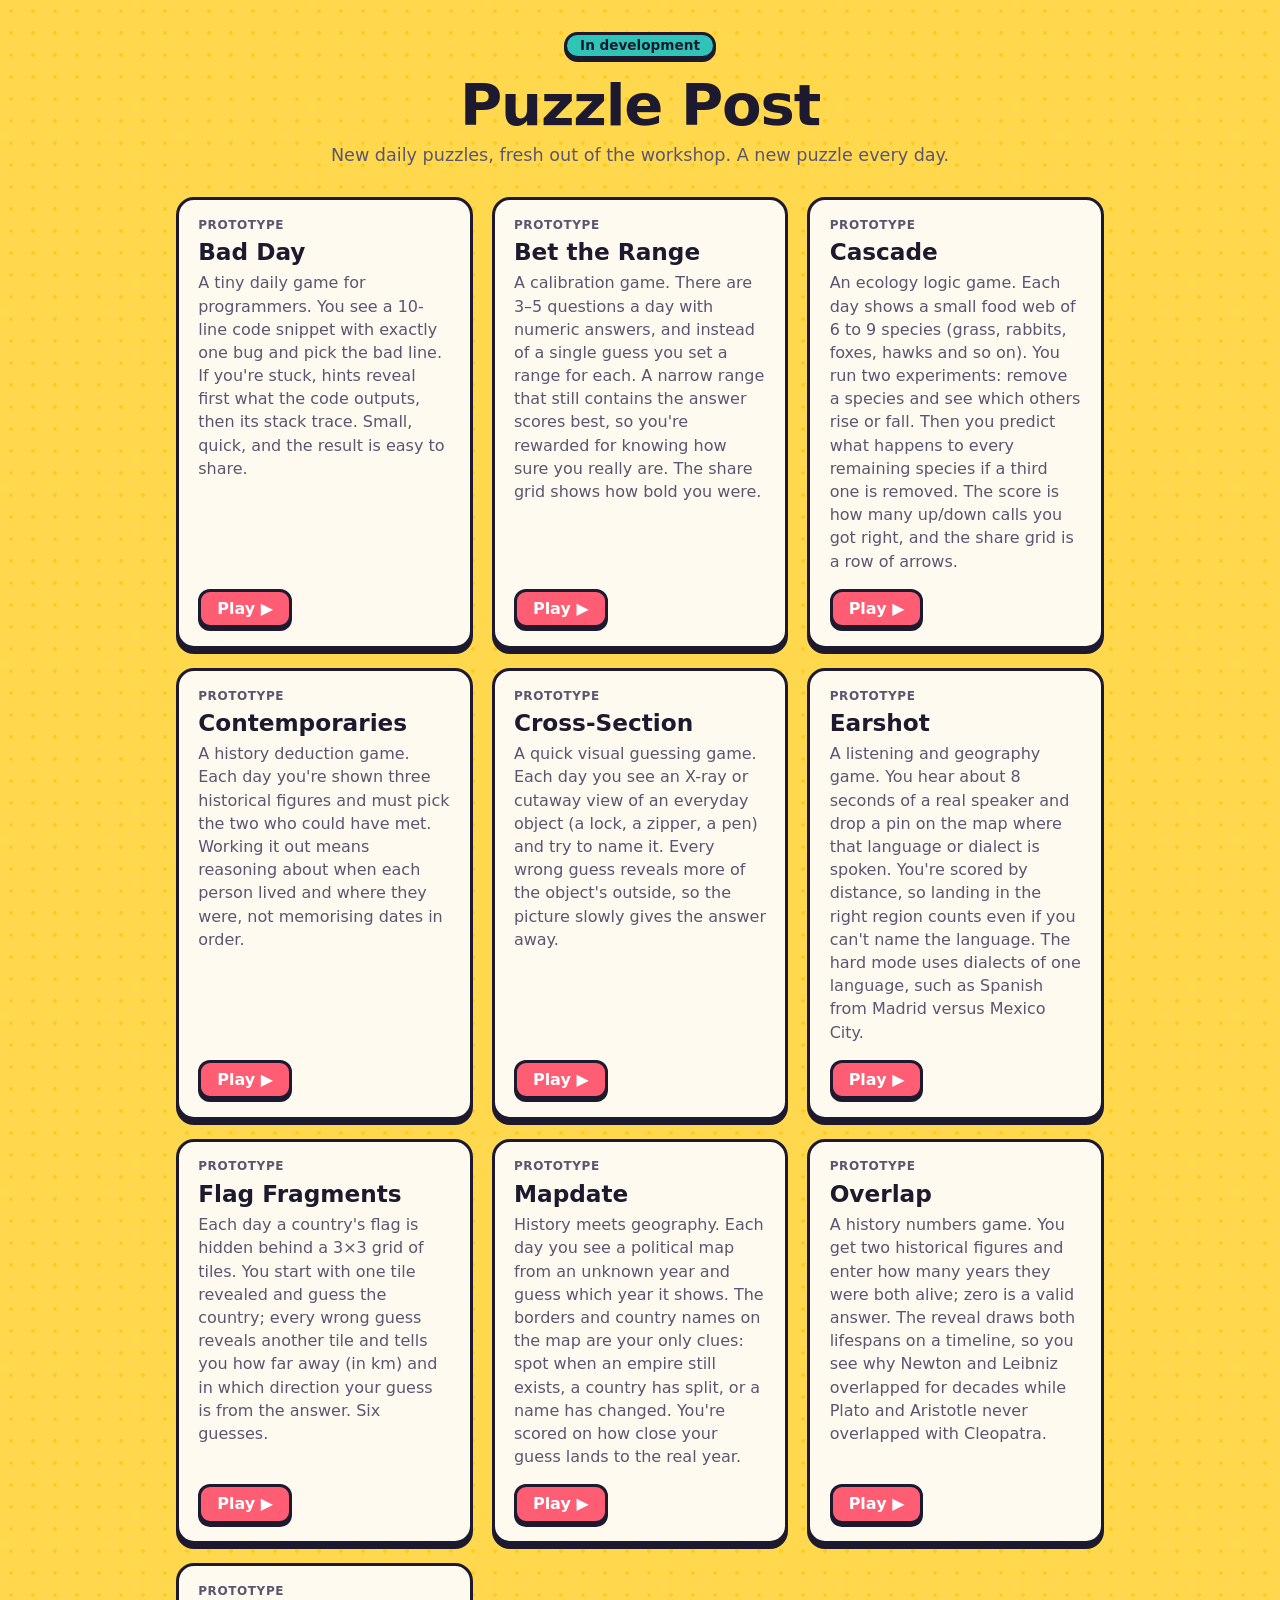
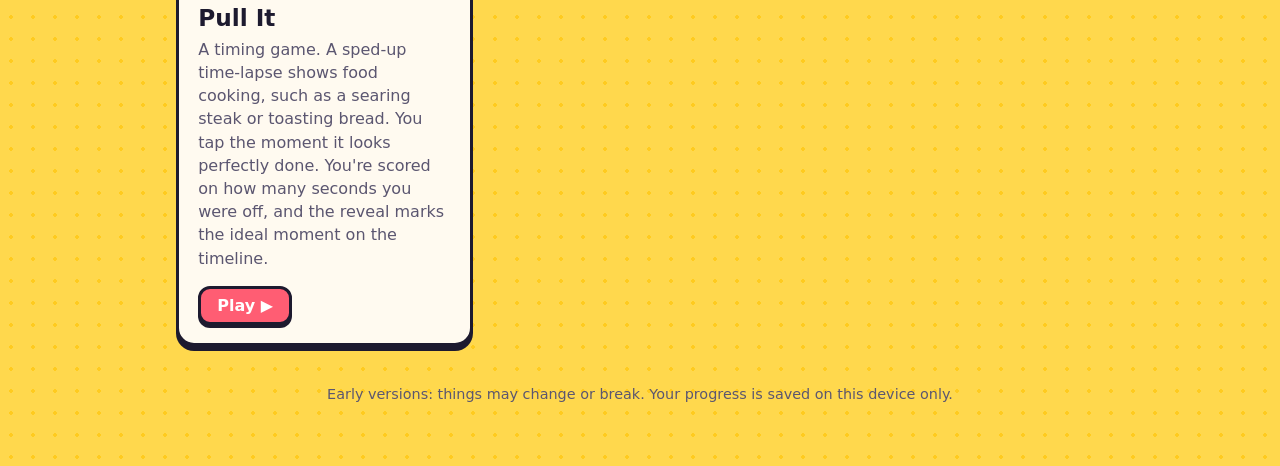
<file: index.html>
<!doctype html>
<html lang="en">
<head>
<meta charset="utf-8">
<meta name="viewport" content="width=device-width,initial-scale=1">
<meta name="robots" content="noindex">
<title>Puzzle Post · games in development</title>
<meta name="description" content="New daily puzzle games from Puzzle Post, still in development.">
<style>
:root{--bg:#ffd84d;--dots:#ffcb1f;--paper:#fffaf0;--ink:#1d1a2f;--muted:#5b5670;--accent:#ff5d73;--accent-2:#2ec4b6;
--font:ui-rounded,'SF Pro Rounded','Nunito','Varela Round','Segoe UI',system-ui,sans-serif}
*{box-sizing:border-box}
body{margin:0;min-height:100dvh;font-family:var(--font);color:var(--ink);background:var(--bg) radial-gradient(var(--dots) 2px,transparent 2px) 0 0/22px 22px}
main{max-width:960px;margin:0 auto;padding:2rem 16px 4rem}
header{text-align:center;margin-bottom:2rem}
h1{font-size:clamp(2.2rem,8vw,3.6rem);margin:0;letter-spacing:-.02em}
.sub{font-size:1.1rem;color:var(--muted);margin:.4rem 0 0}
.badge{display:inline-block;background:var(--accent-2);border:3px solid var(--ink);border-radius:999px;padding:.15rem .8rem;font-weight:800;font-size:.85rem;margin-bottom:.8rem;box-shadow:0 3px 0 var(--ink)}
.grid{display:grid;grid-template-columns:repeat(auto-fill,minmax(260px,1fr));gap:1.2rem}
.card{display:flex;flex-direction:column;gap:.4rem;background:var(--paper);border:3px solid var(--ink);border-radius:18px;padding:1.1rem 1.2rem;
color:inherit;text-decoration:none;box-shadow:0 5px 0 var(--ink);transition:transform .12s,box-shadow .12s}
.card:hover,.card:focus-visible{transform:translateY(-3px);box-shadow:0 8px 0 var(--ink);outline:none}
.card:active{transform:translateY(3px);box-shadow:0 2px 0 var(--ink)}
.card h2{margin:0;font-size:1.45rem}
.card p{margin:0;color:var(--muted);flex:1;line-height:1.45}
.tag{align-self:flex-start;font-size:.75rem;font-weight:800;text-transform:uppercase;letter-spacing:.05em;color:var(--muted)}
.play{align-self:flex-start;margin-top:.6rem;background:var(--accent);color:#fff;border:3px solid var(--ink);border-radius:12px;padding:.45rem 1rem;font-weight:800;box-shadow:0 3px 0 var(--ink)}
.card.dev .tag{color:var(--ink);background:var(--accent-2);border:2px solid var(--ink);border-radius:999px;padding:.05rem .6rem}
.empty{text-align:center;color:var(--muted)}
footer{text-align:center;color:var(--muted);font-size:.9rem;margin-top:2.5rem}
@media (prefers-reduced-motion:reduce){.card{transition:none}}
</style>
</head>
<body>
<main>
<header>
  <span class="badge">In development</span>
  <h1>Puzzle Post</h1>
  <p class="sub">New daily puzzles, fresh out of the workshop. A new puzzle every day.</p>
</header>
<div class="grid">
<a class="card" href="bad-day/">
  <span class="tag">Prototype</span>
  <h2>Bad Day</h2>
  <p>A tiny daily game for programmers. You see a 10-line code snippet with exactly one bug and pick the bad line. If you're stuck, hints reveal first what the code outputs, then its stack trace. Small, quick, and the result is easy to share.</p>
  <span class="play">Play ▶</span>
</a>
<a class="card" href="bet-the-range/">
  <span class="tag">Prototype</span>
  <h2>Bet the Range</h2>
  <p>A calibration game. There are 3–5 questions a day with numeric answers, and instead of a single guess you set a range for each. A narrow range that still contains the answer scores best, so you're rewarded for knowing how sure you really are. The share grid shows how bold you were.</p>
  <span class="play">Play ▶</span>
</a>
<a class="card" href="cascade/">
  <span class="tag">Prototype</span>
  <h2>Cascade</h2>
  <p>An ecology logic game. Each day shows a small food web of 6 to 9 species (grass, rabbits, foxes, hawks and so on). You run two experiments: remove a species and see which others rise or fall. Then you predict what happens to every remaining species if a third one is removed. The score is how many up/down calls you got right, and the share grid is a row of arrows.</p>
  <span class="play">Play ▶</span>
</a>
<a class="card" href="contemporaries/">
  <span class="tag">Prototype</span>
  <h2>Contemporaries</h2>
  <p>A history deduction game. Each day you're shown three historical figures and must pick the two who could have met. Working it out means reasoning about when each person lived and where they were, not memorising dates in order.</p>
  <span class="play">Play ▶</span>
</a>
<a class="card" href="cross-section/">
  <span class="tag">Prototype</span>
  <h2>Cross-Section</h2>
  <p>A quick visual guessing game. Each day you see an X-ray or cutaway view of an everyday object (a lock, a zipper, a pen) and try to name it. Every wrong guess reveals more of the object's outside, so the picture slowly gives the answer away.</p>
  <span class="play">Play ▶</span>
</a>
<a class="card" href="earshot/">
  <span class="tag">Prototype</span>
  <h2>Earshot</h2>
  <p>A listening and geography game. You hear about 8 seconds of a real speaker and drop a pin on the map where that language or dialect is spoken. You're scored by distance, so landing in the right region counts even if you can't name the language. The hard mode uses dialects of one language, such as Spanish from Madrid versus Mexico City.</p>
  <span class="play">Play ▶</span>
</a>
<a class="card" href="flag-fragments/">
  <span class="tag">Prototype</span>
  <h2>Flag Fragments</h2>
  <p>Each day a country's flag is hidden behind a 3×3 grid of tiles. You start with one tile revealed and guess the country; every wrong guess reveals another tile and tells you how far away (in km) and in which direction your guess is from the answer. Six guesses.</p>
  <span class="play">Play ▶</span>
</a>
<a class="card" href="mapdate/">
  <span class="tag">Prototype</span>
  <h2>Mapdate</h2>
  <p>History meets geography. Each day you see a political map from an unknown year and guess which year it shows. The borders and country names on the map are your only clues: spot when an empire still exists, a country has split, or a name has changed. You're scored on how close your guess lands to the real year.</p>
  <span class="play">Play ▶</span>
</a>
<a class="card" href="overlap/">
  <span class="tag">Prototype</span>
  <h2>Overlap</h2>
  <p>A history numbers game. You get two historical figures and enter how many years they were both alive; zero is a valid answer. The reveal draws both lifespans on a timeline, so you see why Newton and Leibniz overlapped for decades while Plato and Aristotle never overlapped with Cleopatra.</p>
  <span class="play">Play ▶</span>
</a>
<a class="card" href="pull-it/">
  <span class="tag">Prototype</span>
  <h2>Pull It</h2>
  <p>A timing game. A sped-up time-lapse shows food cooking, such as a searing steak or toasting bread. You tap the moment it looks perfectly done. You're scored on how many seconds you were off, and the reveal marks the ideal moment on the timeline.</p>
  <span class="play">Play ▶</span>
</a>
</div>
<footer>Early versions: things may change or break. Your progress is saved on this device only.</footer>
</main>
</body>
</html>
</file>
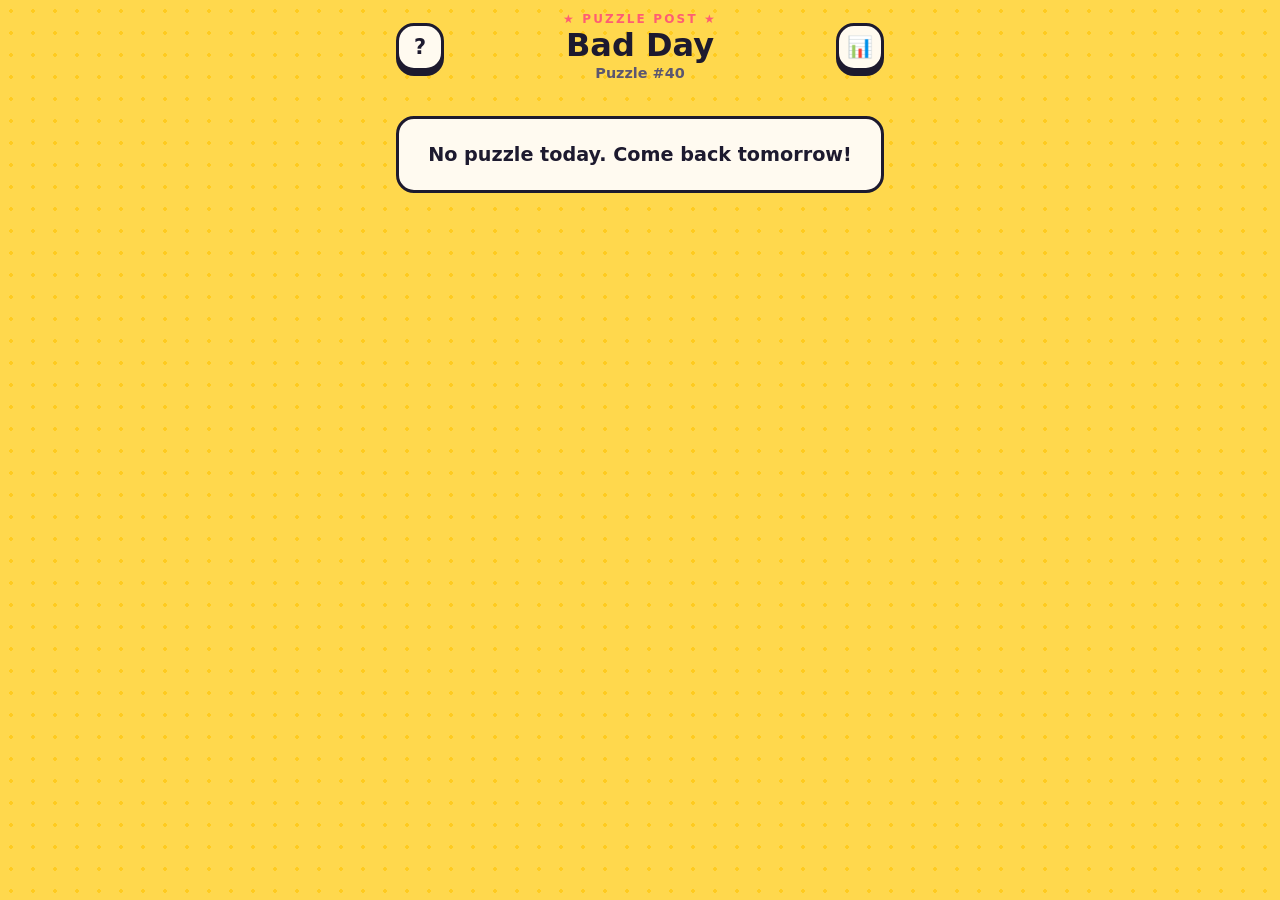
<file: bad-day/index.html>
<!doctype html>
<html lang="en">
  <head>
    <meta name="robots" content="noindex">
    <meta charset="UTF-8" />
    <meta name="viewport" content="width=device-width, initial-scale=1, viewport-fit=cover" />
    <meta name="theme-color" content="#ffd84d" />
    <meta name="description" content="One buggy line in ten. Find it with as few mishaps as you can, every day." />
    <link rel="icon" href="./favicon.svg" type="image/svg+xml" />
    <title>Bad Day · Puzzle Post</title>
    <script type="module" crossorigin src="./assets/index-BFDroiCA.js"></script>
    <link rel="stylesheet" crossorigin href="./assets/index-CPM1VdqL.css">
  </head>
  <body>
    <div id="app"></div>
    <noscript>This daily puzzle needs JavaScript.</noscript>
  </body>
</html>
</file>
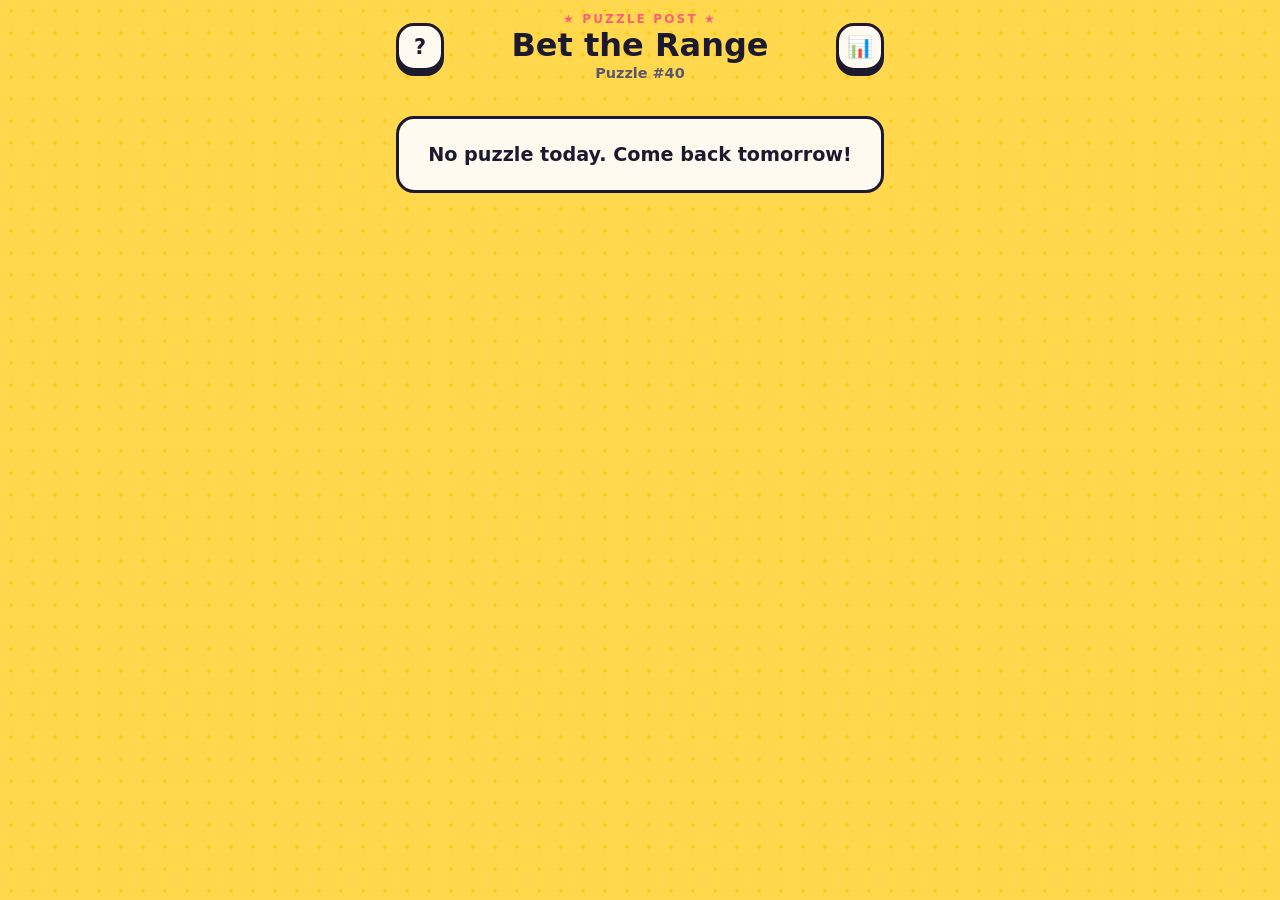
<file: bet-the-range/index.html>
<!doctype html>
<html lang="en">
  <head>
    <meta name="robots" content="noindex">
    <meta charset="UTF-8" />
    <meta name="viewport" content="width=device-width, initial-scale=1, viewport-fit=cover" />
    <meta name="theme-color" content="#ffd84d" />
    <meta name="description" content="Four estimation questions a day: bracket each true number with a range you are 80% sure about." />
    <link rel="icon" href="./favicon.svg" type="image/svg+xml" />
    <title>Bet the Range · Puzzle Post</title>
    <script type="module" crossorigin src="./assets/index-Bol4TP68.js"></script>
    <link rel="stylesheet" crossorigin href="./assets/index-D9czx0dB.css">
  </head>
  <body>
    <div id="app"></div>
    <noscript>This daily puzzle needs JavaScript.</noscript>
  </body>
</html>
</file>
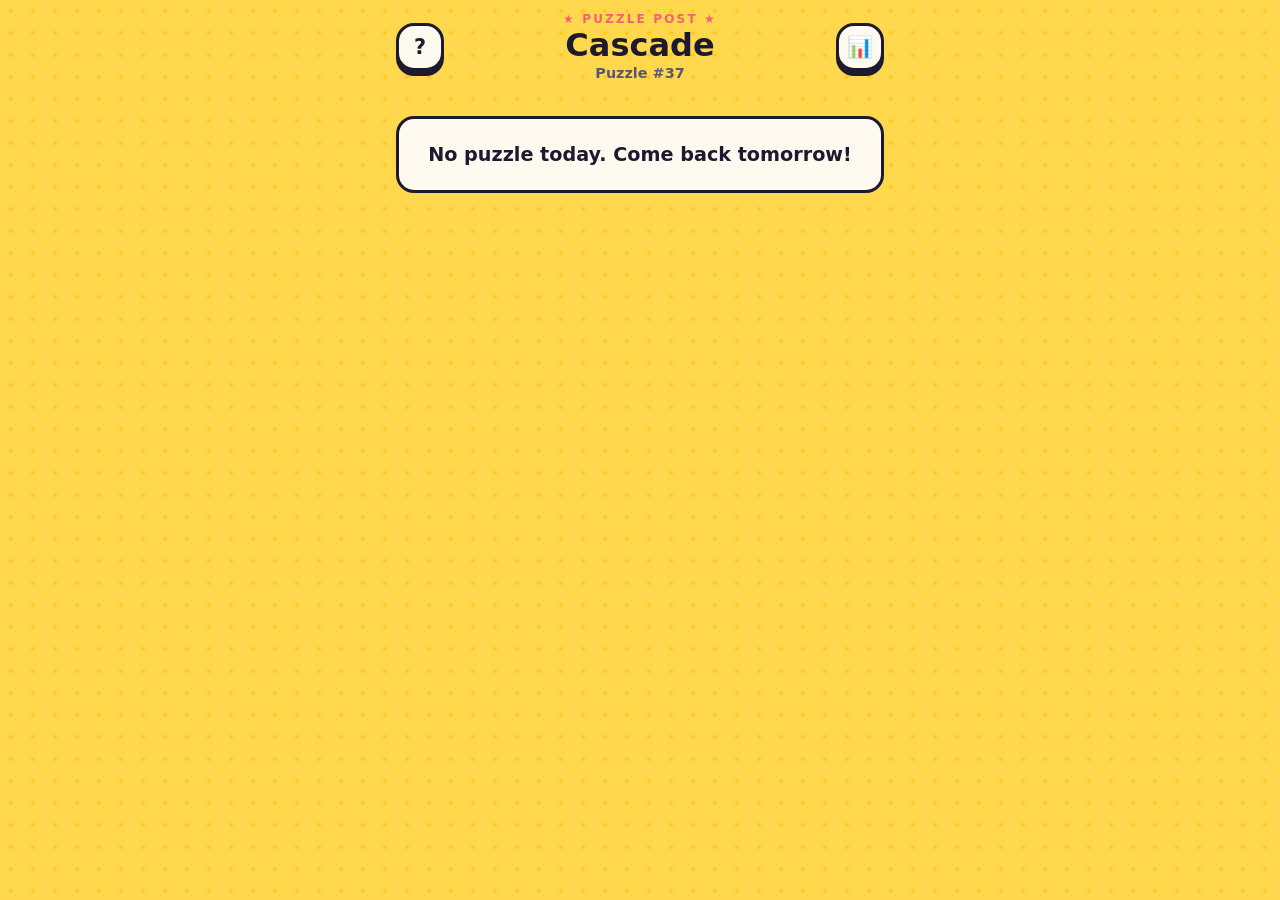
<file: cascade/index.html>
<!doctype html>
<html lang="en">
  <head>
    <meta name="robots" content="noindex">
    <meta charset="UTF-8" />
    <meta name="viewport" content="width=device-width, initial-scale=1, viewport-fit=cover" />
    <meta name="theme-color" content="#ffd84d" />
    <meta name="description" content="Find the hidden links in a food web, then predict who rises and falls. A new ecosystem every day." />
    <link rel="icon" href="./favicon.svg" type="image/svg+xml" />
    <title>Cascade · Puzzle Post</title>
    <script type="module" crossorigin src="./assets/index-CKpsKwqy.js"></script>
    <link rel="stylesheet" crossorigin href="./assets/index-BYup43BT.css">
  </head>
  <body>
    <div id="app"></div>
    <noscript>This daily puzzle needs JavaScript.</noscript>
  </body>
</html>
</file>
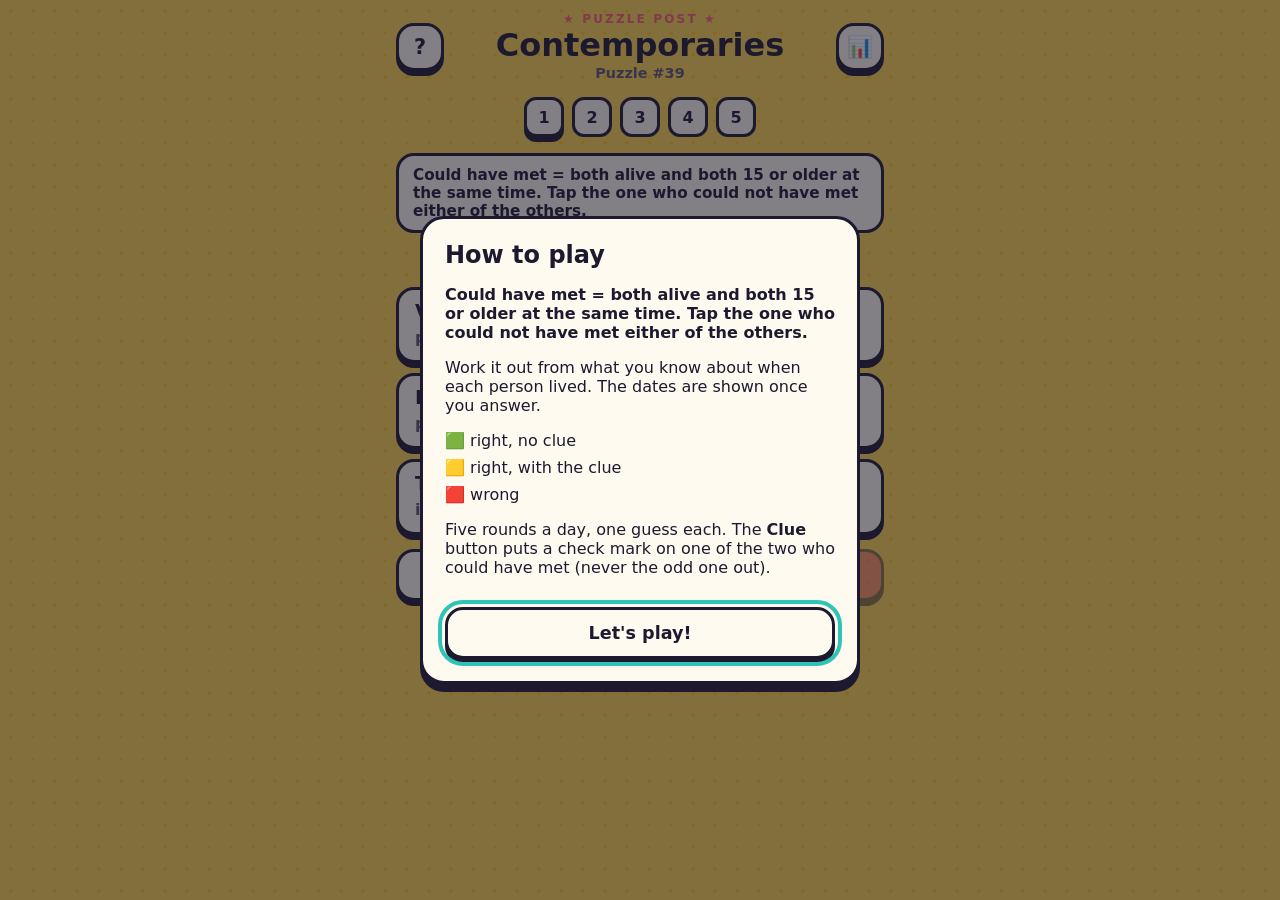
<file: contemporaries/index.html>
<!doctype html>
<html lang="en">
  <head>
    <meta name="robots" content="noindex">
    <meta charset="UTF-8" />
    <meta name="viewport" content="width=device-width, initial-scale=1, viewport-fit=cover" />
    <meta name="theme-color" content="#ffd84d" />
    <meta name="description" content="Three historical figures, one could not have met the others. Five rounds, a new set every day." />
    <link rel="icon" href="./favicon.svg" type="image/svg+xml" />
    <title>Contemporaries · Puzzle Post</title>
    <script type="module" crossorigin src="./assets/index-CuvuoStW.js"></script>
    <link rel="stylesheet" crossorigin href="./assets/index-Rgz9QzIx.css">
  </head>
  <body>
    <div id="app"></div>
    <noscript>This daily puzzle needs JavaScript.</noscript>
  </body>
</html>
</file>
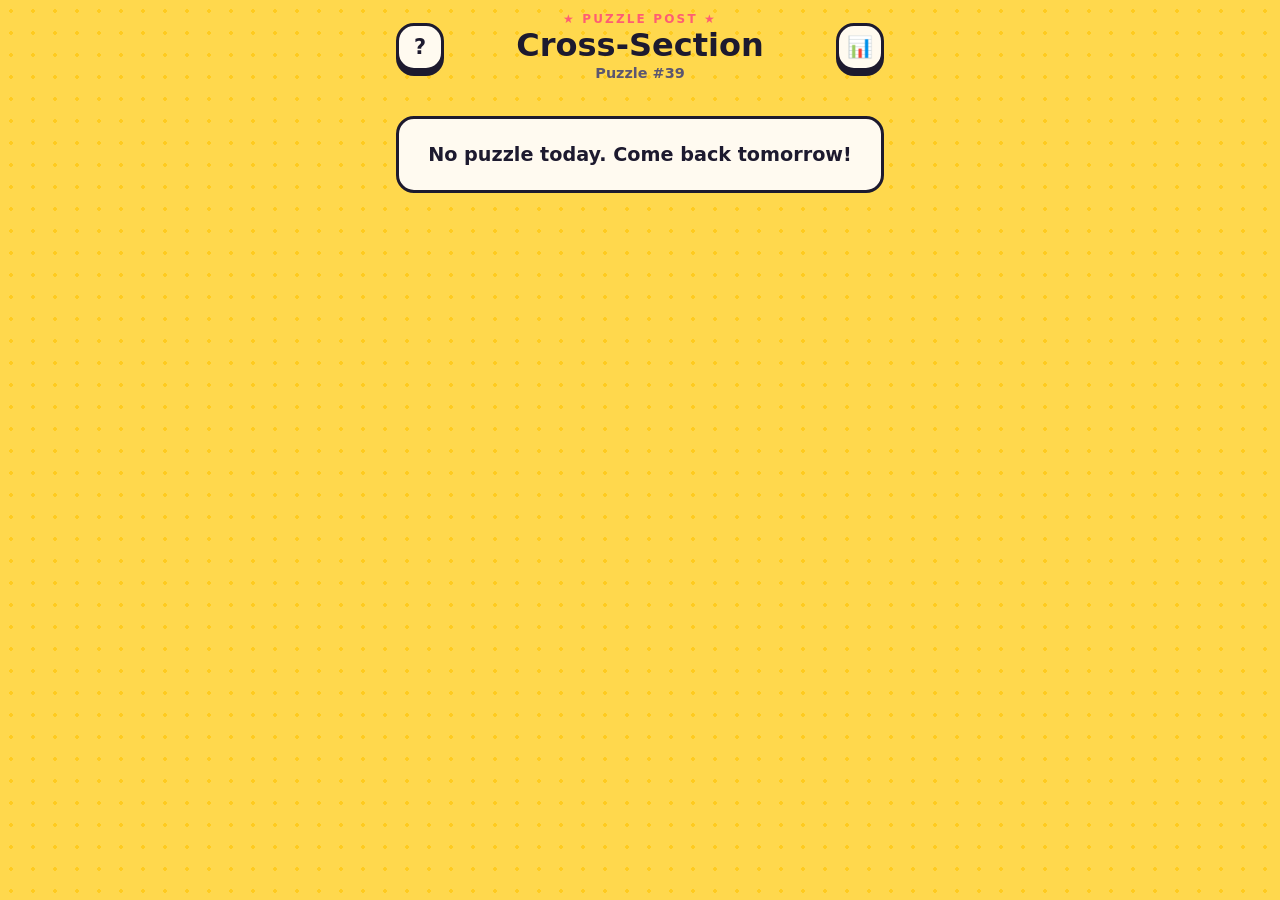
<file: cross-section/index.html>
<!doctype html>
<html lang="en">
  <head>
    <meta name="robots" content="noindex">
    <meta charset="UTF-8" />
    <meta name="viewport" content="width=device-width, initial-scale=1, viewport-fit=cover" />
    <meta name="theme-color" content="#ffd84d" />
    <meta name="description" content="Name the everyday object from a blueprint drawing of its insides. A new cutaway every day, six guesses." />
    <link rel="icon" href="./favicon.svg" type="image/svg+xml" />
    <title>Cross-Section · Puzzle Post</title>
    <script type="module" crossorigin src="./assets/index-DmqraK4P.js"></script>
    <link rel="stylesheet" crossorigin href="./assets/index-D4wZTBQt.css">
  </head>
  <body>
    <div id="app"></div>
    <noscript>This daily puzzle needs JavaScript.</noscript>
  </body>
</html>
</file>
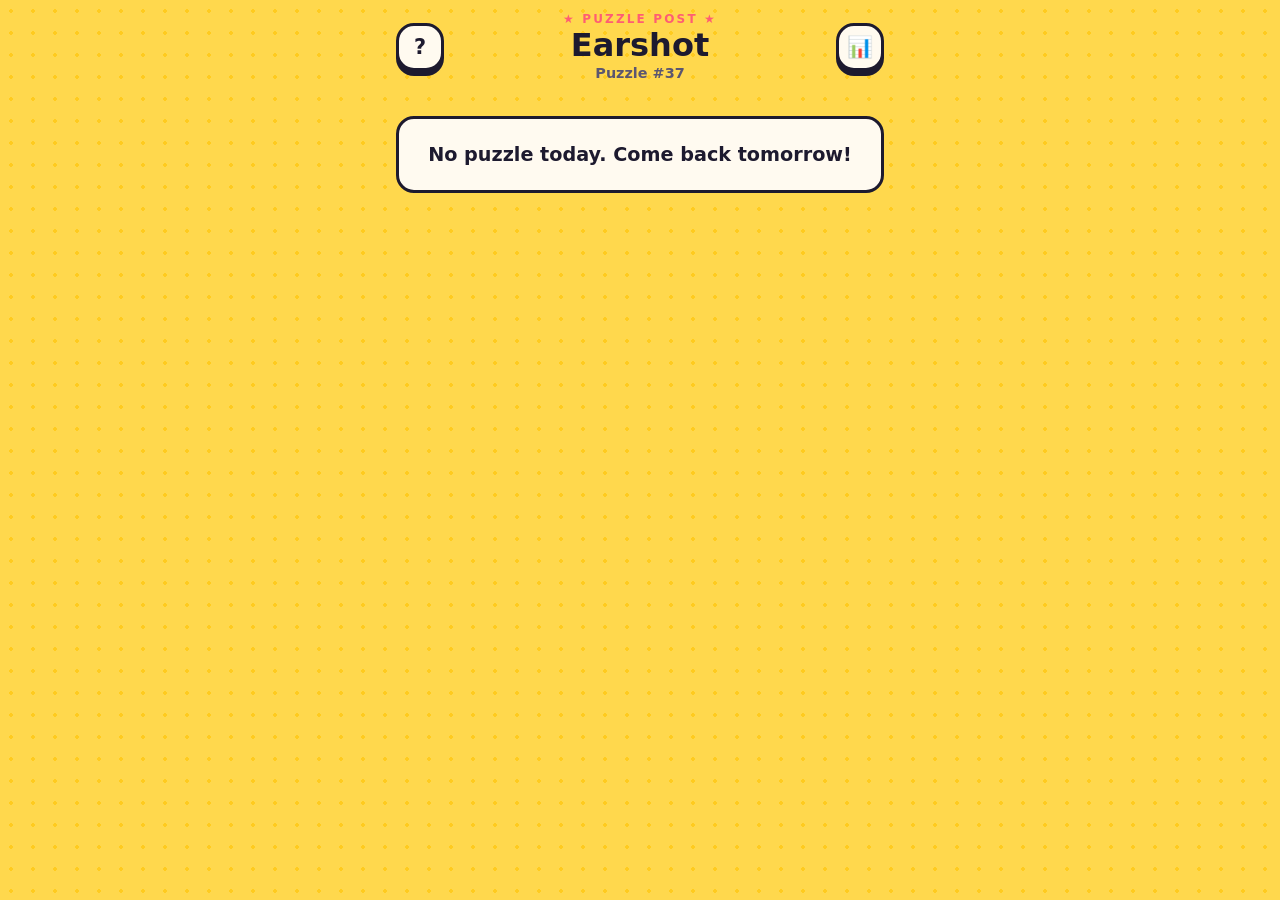
<file: earshot/index.html>
<!doctype html>
<html lang="en">
  <head>
    <meta name="robots" content="noindex">
    <meta charset="UTF-8" />
    <meta name="viewport" content="width=device-width, initial-scale=1, viewport-fit=cover" />
    <meta name="theme-color" content="#ffd84d" />
    <meta name="description" content="Hear a voice, pin where it is spoken. Three pins, a new clip every day." />
    <link rel="icon" href="./favicon.svg" type="image/svg+xml" />
    <title>Earshot · Puzzle Post</title>
    <script type="module" crossorigin src="./assets/index-D5QaC9qV.js"></script>
    <link rel="stylesheet" crossorigin href="./assets/index-EcJBt7jm.css">
  </head>
  <body>
    <div id="app"></div>
    <noscript>This daily puzzle needs JavaScript.</noscript>
  </body>
</html>
</file>
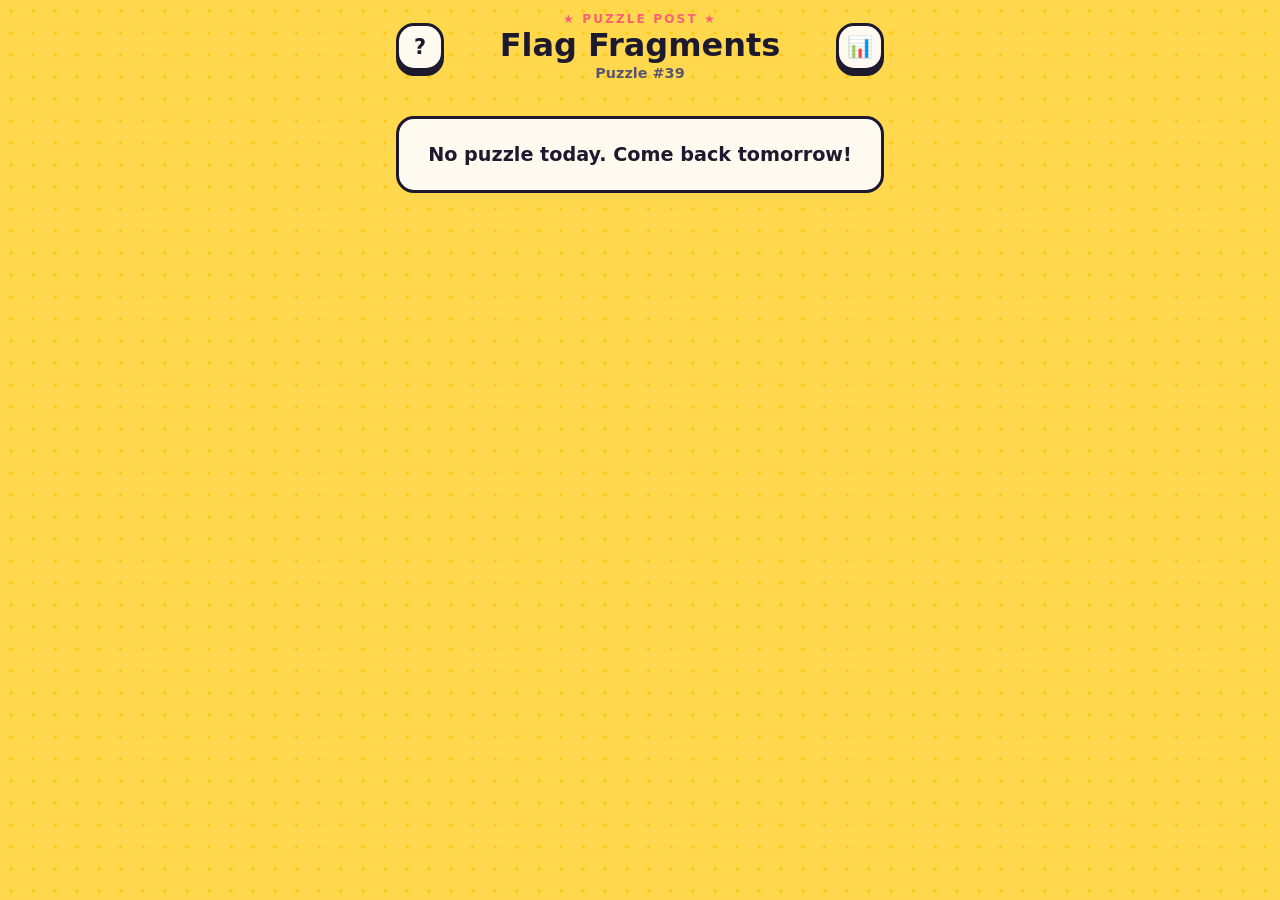
<file: flag-fragments/index.html>
<!doctype html>
<html lang="en">
  <head>
    <meta name="robots" content="noindex">
    <meta charset="UTF-8" />
    <meta name="viewport" content="width=device-width, initial-scale=1, viewport-fit=cover" />
    <meta name="theme-color" content="#ffd84d" />
    <meta name="description" content="A new flag every day. Six actions: peek at a tile or guess the country." />
    <link rel="icon" href="./favicon.svg" type="image/svg+xml" />
    <title>Flag Fragments · Puzzle Post</title>
    <script type="module" crossorigin src="./assets/index-DhCohOWU.js"></script>
    <link rel="stylesheet" crossorigin href="./assets/index-fjPaKv5v.css">
  </head>
  <body>
    <div id="app"></div>
    <noscript>This daily puzzle needs JavaScript.</noscript>
  </body>
</html>
</file>
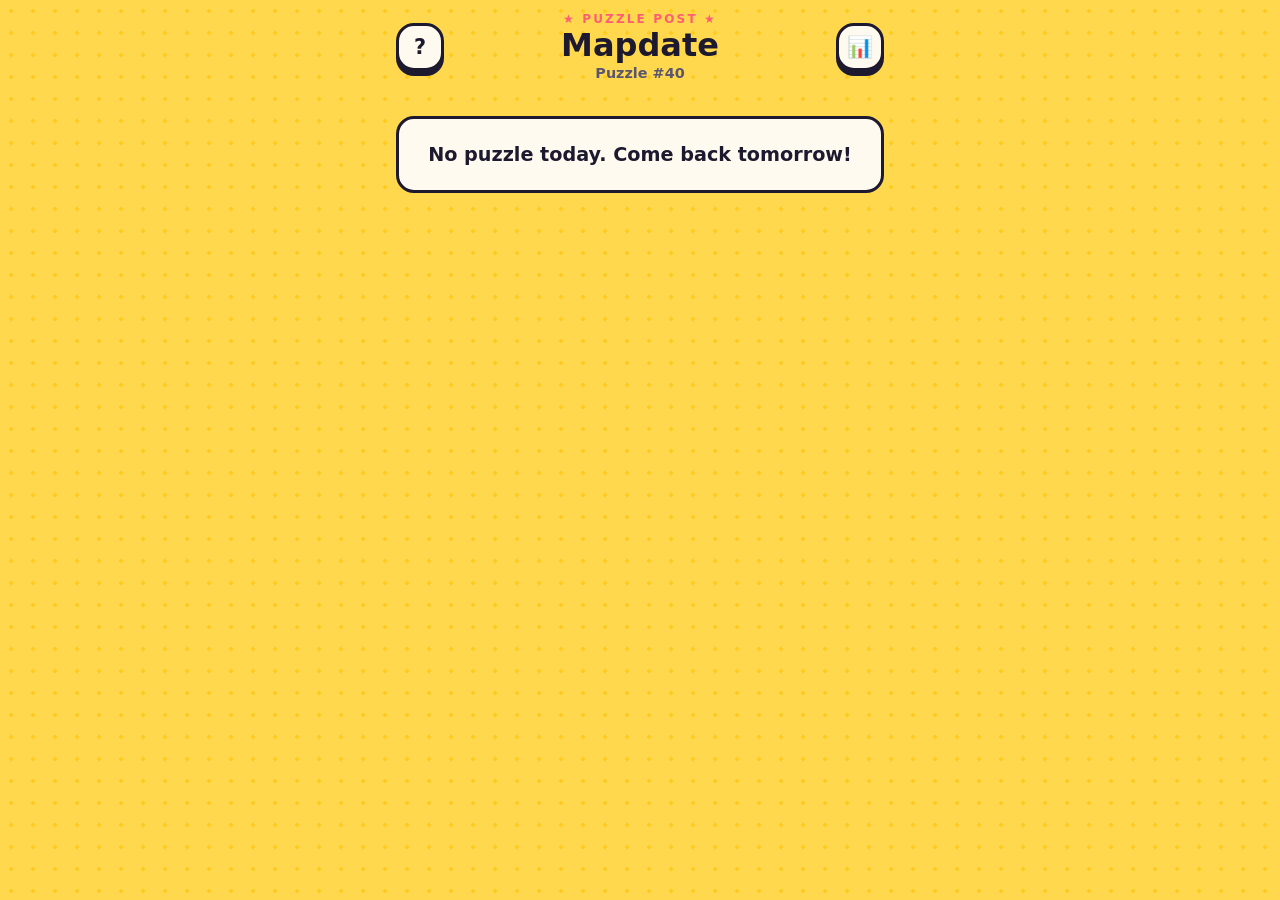
<file: mapdate/index.html>
<!doctype html>
<html lang="en">
  <head>
    <meta name="robots" content="noindex">
    <meta charset="UTF-8" />
    <meta name="viewport" content="width=device-width, initial-scale=1, viewport-fit=cover" />
    <meta name="theme-color" content="#ffd84d" />
    <meta name="description" content="A political map from a mystery year. Read the borders and names, and guess the year in 3 tries." />
    <link rel="icon" href="./favicon.svg" type="image/svg+xml" />
    <title>Mapdate · Puzzle Post</title>
    <script type="module" crossorigin src="./assets/index-B-VoiOy5.js"></script>
    <link rel="stylesheet" crossorigin href="./assets/index-D1MRJp7P.css">
  </head>
  <body>
    <div id="app"></div>
    <noscript>This daily puzzle needs JavaScript.</noscript>
  </body>
</html>
</file>
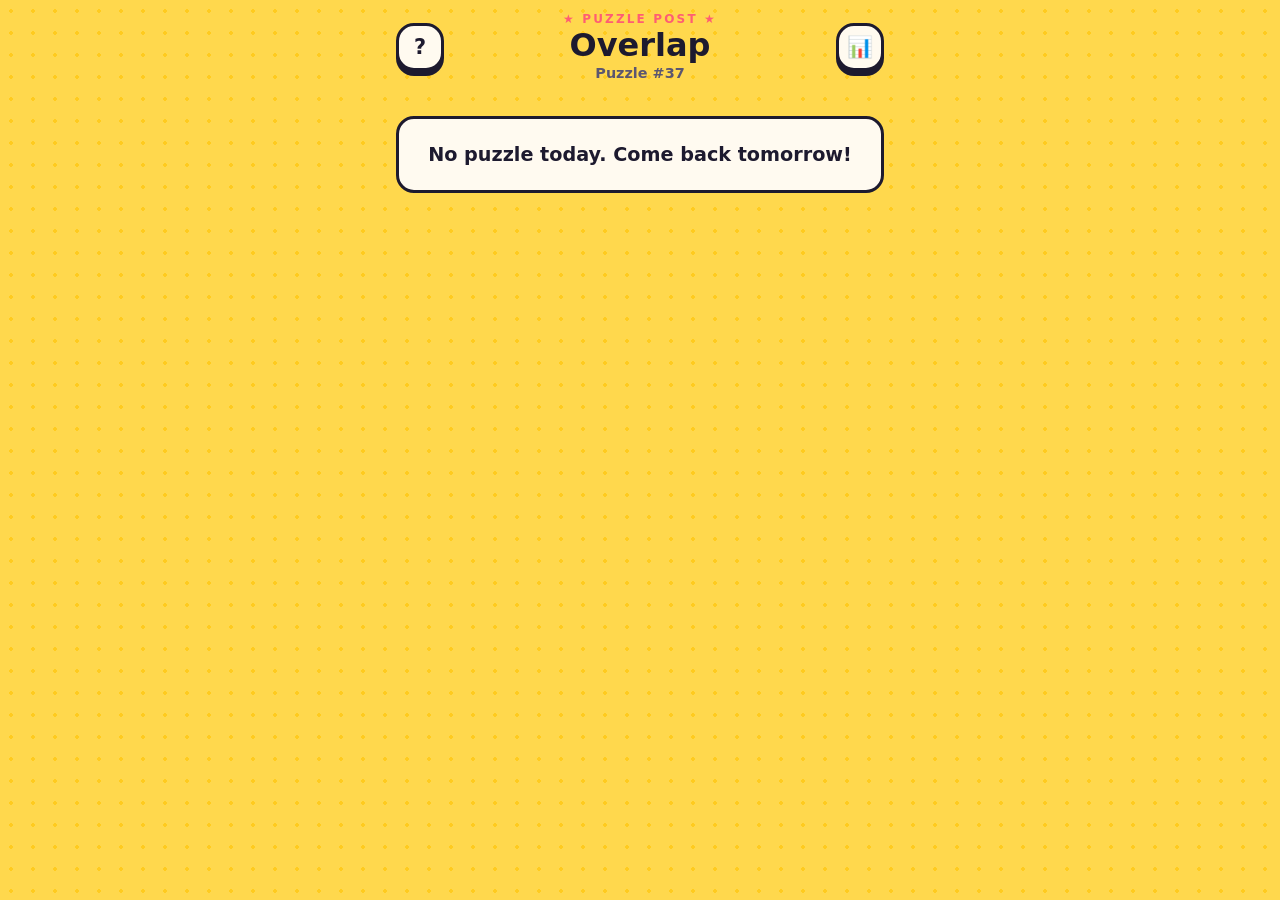
<file: overlap/index.html>
<!doctype html>
<html lang="en">
  <head>
    <meta name="robots" content="noindex">
    <meta charset="UTF-8" />
    <meta name="viewport" content="width=device-width, initial-scale=1, viewport-fit=cover" />
    <meta name="theme-color" content="#ffd84d" />
    <meta name="description" content="Two historical figures, one number: how many years were they alive at the same time? A new puzzle every day." />
    <link rel="icon" href="./favicon.svg" type="image/svg+xml" />
    <title>Overlap · Puzzle Post</title>
    <script type="module" crossorigin src="./assets/index-B7b6lqJm.js"></script>
    <link rel="stylesheet" crossorigin href="./assets/index-BJX6cV7z.css">
  </head>
  <body>
    <div id="app"></div>
    <noscript>This daily puzzle needs JavaScript.</noscript>
  </body>
</html>
</file>
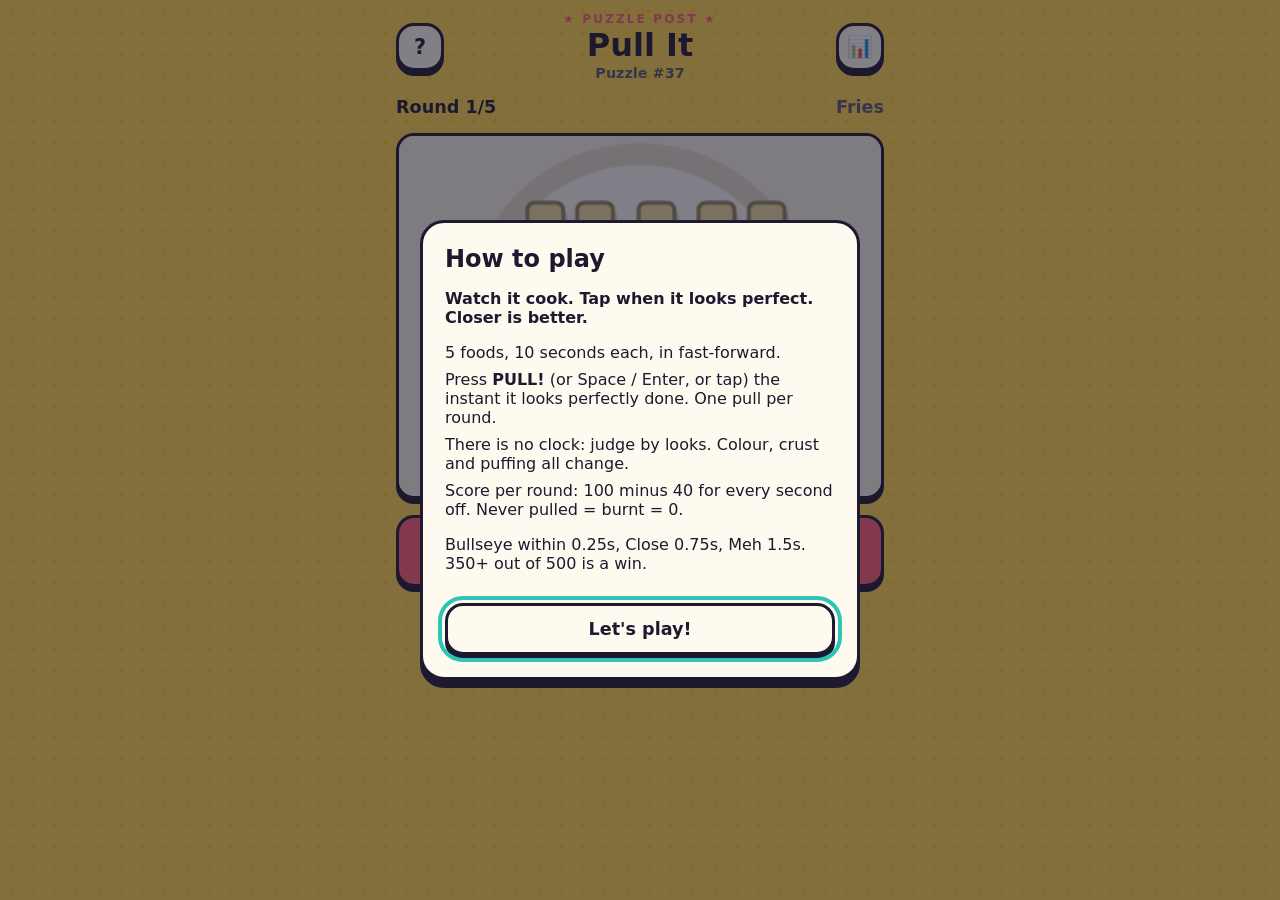
<file: pull-it/index.html>
<!doctype html>
<html lang="en">
  <head>
    <meta name="robots" content="noindex">
    <meta charset="UTF-8" />
    <meta name="viewport" content="width=device-width, initial-scale=1, viewport-fit=cover" />
    <meta name="theme-color" content="#ffd84d" />
    <meta name="description" content="Five foods cook in fast-forward. Pull each one the instant it looks perfect. A new set every day." />
    <link rel="icon" href="./favicon.svg" type="image/svg+xml" />
    <title>Pull It · Puzzle Post</title>
    <script type="module" crossorigin src="./assets/index-hTxrP9-J.js"></script>
    <link rel="stylesheet" crossorigin href="./assets/index-DJMHKovF.css">
  </head>
  <body>
    <div id="app"></div>
    <noscript>This daily puzzle needs JavaScript.</noscript>
  </body>
</html>
</file>
<file: bad-day/assets/index-CPM1VdqL.css>
:root{--bg:#ffd84d;--bg-dots:#ffcb1f;--paper:#fffaf0;--ink:#1d1a2f;--muted:#5b5670;--accent:#ff5d73;--accent-2:#2ec4b6;--cold:#6cb8ff;--warm:#ffb703;--hot:#ff5d73;--correct:#3ddc84;--radius:18px;--border:3px solid var(--ink);--lift:0 5px 0 var(--ink);--font:ui-rounded, "SF Pro Rounded", "Nunito", "Varela Round", "Segoe UI", system-ui, sans-serif}*{box-sizing:border-box}html{-webkit-text-size-adjust:100%}body{min-height:100dvh;font-family:var(--font);color:var(--ink);background-color:var(--bg);background-image:radial-gradient(var(--bg-dots) 2px, transparent 2px);background-size:22px 22px;margin:0}#app{max-width:520px;margin:0 auto;padding:12px 16px 40px}.sr-only{clip:rect(0 0 0 0);white-space:nowrap;width:1px;height:1px;position:absolute;overflow:hidden}.top{justify-content:space-between;align-items:center;gap:8px;margin-bottom:16px;display:flex}.brand{text-align:center}.site{letter-spacing:.18em;color:var(--accent);text-transform:uppercase;font-size:.75rem;font-weight:900}h1{margin:2px 0;font-size:clamp(1.5rem,6vw,2rem);font-weight:900;line-height:1.1}.day{color:var(--muted);font-size:.9rem;font-weight:800}.btn,.icon-btn{font:inherit;color:var(--ink);background:var(--paper);border:var(--border);border-radius:var(--radius);box-shadow:var(--lift);cursor:pointer;font-weight:900;transition:transform 80ms,box-shadow 80ms}.btn{min-height:52px;padding:0 22px;font-size:1.1rem}.btn:active,.icon-btn:active{box-shadow:0 1px 0 var(--ink);transform:translateY(4px)}.btn:focus-visible,.icon-btn:focus-visible,input:focus-visible{outline:4px solid var(--accent-2);outline-offset:3px}.btn:disabled{opacity:.5;cursor:default}.btn.go,.btn.share{background:var(--accent);color:#fff}.btn.ghost{box-shadow:none;background:0 0;border-color:#0000;text-decoration:underline}.icon-btn{flex:none;width:48px;height:48px;font-size:1.3rem}.game{grid-template-columns:minmax(0,1fr);gap:16px;display:grid}.tries{justify-content:center;gap:10px;display:flex}.tries span{border:var(--border);background:var(--accent-2);border-radius:50%;width:18px;height:18px}.tries span.used{background:0 0}.guess-form{gap:10px;display:flex}.guess-form input{width:100%;min-width:0;min-height:56px;font:inherit;text-align:center;color:var(--ink);background:var(--paper);border:var(--border);border-radius:var(--radius);flex:1;padding:0 16px;font-size:1.6rem;font-weight:900}.guesses{gap:10px;margin:0;padding:0;list-style:none;display:grid}.row{border:var(--border);border-radius:var(--radius);box-shadow:var(--lift);background:var(--paper);grid-template-columns:3.2rem 1fr auto;align-items:center;gap:10px;padding:12px 16px;font-weight:800;display:grid}.row b{font-size:1.6rem}.row em{color:var(--ink);white-space:nowrap;font-style:normal}.row.cold{background:var(--cold)}.row.warm{background:var(--warm)}.row.hot{background:var(--hot);color:#fff}.row.hot em{color:#fff}.row.correct{background:var(--correct)}.row.new{animation:.42s cubic-bezier(.34,1.56,.64,1) pop}.shake{animation:.36s shake}.empty{text-align:center;background:var(--paper);border:var(--border);border-radius:var(--radius);padding:24px;font-size:1.2rem;font-weight:800}dialog.sheet{width:min(92vw,440px);max-height:90dvh;color:var(--ink);background:var(--paper);border:var(--border);box-shadow:0 8px 0 var(--ink);border-radius:24px;padding:22px}dialog.sheet[open]{animation:.32s cubic-bezier(.34,1.56,.64,1) pop}dialog::backdrop{background:#1d1a2f8c}dialog h2{margin:0 0 8px;font-size:1.5rem;font-weight:900}dialog h3{margin:18px 0 8px;font-size:1rem}dialog .btn{width:100%;margin-top:14px}.result{text-align:center;font-size:1.8rem}.detail{text-align:center;margin:0;font-weight:800}.numbers{text-align:center;grid-template-columns:repeat(4,1fr);gap:6px;margin-top:14px;display:grid}.numbers b{font-size:1.7rem;display:block}.numbers span{color:var(--muted);font-size:.75rem;font-weight:800}.dist{gap:5px;margin:0;padding:0;list-style:none;display:grid}.dist li{grid-template-columns:1.2rem 1fr;align-items:center;gap:6px;font-weight:800;display:grid}.dist i{background:var(--muted);color:#fff;text-align:right;border-radius:8px;padding:2px 8px;font-style:normal;display:block}.dist li.hl i{background:var(--correct);color:var(--ink)}.next{text-align:center;margin:14px 0 0;font-weight:800}.legend{gap:8px;padding:0;list-style:none;display:grid}.chip{border:var(--border);border-radius:999px;min-width:6.5rem;padding:4px 10px;font-weight:900;display:inline-block}.chip.hot{background:var(--hot);color:#fff}.chip.warm{background:var(--warm)}.chip.cold{background:var(--cold)}.toast-area{pointer-events:none;z-index:10;justify-items:center;gap:8px;display:grid;position:fixed;top:16px;left:0;right:0}.toast{background:var(--ink);color:#fff;border-radius:999px;padding:10px 18px;font-weight:800;animation:.26s pop}@keyframes pop{0%{opacity:0;transform:scale(.85)}to{opacity:1;transform:scale(1)}}@keyframes shake{20%,60%{transform:translate(-8px)}40%,80%{transform:translate(8px)}}@media (prefers-reduced-motion:reduce){*,:before,:after{transition:none!important;animation:none!important}}.status-row{justify-content:space-between;align-items:center;gap:10px;font-weight:900;display:flex}.status-row .lang{background:var(--ink);color:#fff;border-radius:999px;padding:4px 12px;font-size:.85rem}.status-row .tries{gap:8px;display:flex}.status-row .mishaps{color:var(--muted)}.code-card{color:#f4f1ff;border:var(--border);border-radius:var(--radius);box-shadow:var(--lift);background:#1d1a2f;padding:10px 6px 8px;overflow:hidden}.goal{color:#9fe8c9;margin:0 8px 8px;font-family:ui-monospace,SF Mono,Menlo,Consolas,monospace;font-size:.85rem;font-weight:700}.code{margin:0;padding:0;font-family:ui-monospace,SF Mono,Menlo,Consolas,monospace;list-style:none}.code li{margin:0}.line{width:100%;min-height:44px;font:inherit;font-size:min(14px, calc((100vw - 110px) / (.62 * var(--cols))));color:inherit;text-align:left;cursor:pointer;background:0 0;border:2px solid #0000;border-radius:10px;align-items:center;gap:10px;padding:0 8px;display:flex;overflow:hidden}.line .no{text-align:right;color:#7d779a;flex:none;width:1.6em}.line .src{white-space:pre;font:inherit;overflow:hidden}.line:hover:not(:disabled){background:#2d2848}.line:focus-visible{outline:4px solid var(--accent-2);outline-offset:-2px}.line.selected{border-color:var(--warm);background:#3b3470}.line.struck{border-color:var(--hot);background:#ff5d7340}.line.struck .src{opacity:.7;text-decoration:line-through}.line.bug{border-color:var(--correct);background:#3ddc844d}.line:disabled{cursor:default;color:inherit}.tk-c{color:#8e88ad}.tk-s{color:#ffd479}.tk-n{color:#7fd1ff}.tk-k{color:#ff8fa3}.hints{grid-template-columns:1fr 1fr;gap:12px;display:grid}.reveal{grid-template-columns:1fr 1fr;gap:10px;display:grid}.reveal.one{grid-template-columns:minmax(0,1fr)}.reveal[hidden],.explain[hidden],.confirm[hidden]{display:none}.reveal>div{background:var(--paper);border:var(--border);border-radius:var(--radius);min-width:0;padding:8px 10px}.reveal h3{color:var(--muted);margin:0 0 4px;font-size:.8rem}.reveal pre{white-space:pre-wrap;word-break:break-word;-webkit-user-select:text;user-select:text;margin:0;font-family:ui-monospace,SF Mono,Menlo,Consolas,monospace;font-size:.8rem}.reveal pre.trace{font-size:.72rem}.confirm{width:100%}.explain{background:var(--paper);border:var(--border);border-radius:var(--radius);box-shadow:var(--lift);padding:12px 16px}.explain h3{margin:0 0 6px}.explain p{margin:6px 0 0;font-weight:700}.chip.bad{background:var(--hot);color:#fff}@media (width<=380px){.reveal{grid-template-columns:minmax(0,1fr)}}
</file>
<file: bet-the-range/assets/index-D9czx0dB.css>
:root{--bg:#ffd84d;--bg-dots:#ffcb1f;--paper:#fffaf0;--ink:#1d1a2f;--muted:#5b5670;--accent:#ff5d73;--accent-2:#2ec4b6;--cold:#6cb8ff;--warm:#ffb703;--hot:#ff5d73;--correct:#3ddc84;--radius:18px;--border:3px solid var(--ink);--lift:0 5px 0 var(--ink);--font:ui-rounded, "SF Pro Rounded", "Nunito", "Varela Round", "Segoe UI", system-ui, sans-serif}*{box-sizing:border-box}html{-webkit-text-size-adjust:100%}body{min-height:100dvh;font-family:var(--font);color:var(--ink);background-color:var(--bg);background-image:radial-gradient(var(--bg-dots) 2px, transparent 2px);background-size:22px 22px;margin:0}#app{max-width:520px;margin:0 auto;padding:12px 16px 40px}.sr-only{clip:rect(0 0 0 0);white-space:nowrap;width:1px;height:1px;position:absolute;overflow:hidden}.top{justify-content:space-between;align-items:center;gap:8px;margin-bottom:16px;display:flex}.brand{text-align:center}.site{letter-spacing:.18em;color:var(--accent);text-transform:uppercase;font-size:.75rem;font-weight:900}h1{margin:2px 0;font-size:clamp(1.5rem,6vw,2rem);font-weight:900;line-height:1.1}.day{color:var(--muted);font-size:.9rem;font-weight:800}.btn,.icon-btn{font:inherit;color:var(--ink);background:var(--paper);border:var(--border);border-radius:var(--radius);box-shadow:var(--lift);cursor:pointer;font-weight:900;transition:transform 80ms,box-shadow 80ms}.btn{min-height:52px;padding:0 22px;font-size:1.1rem}.btn:active,.icon-btn:active{box-shadow:0 1px 0 var(--ink);transform:translateY(4px)}.btn:focus-visible,.icon-btn:focus-visible,input:focus-visible{outline:4px solid var(--accent-2);outline-offset:3px}.btn:disabled{opacity:.5;cursor:default}.btn.go,.btn.share{background:var(--accent);color:#fff}.btn.ghost{box-shadow:none;background:0 0;border-color:#0000;text-decoration:underline}.icon-btn{flex:none;width:48px;height:48px;font-size:1.3rem}.game{grid-template-columns:minmax(0,1fr);gap:16px;display:grid}.tries{justify-content:center;gap:10px;display:flex}.tries span{border:var(--border);background:var(--accent-2);border-radius:50%;width:18px;height:18px}.tries span.used{background:0 0}.guess-form{gap:10px;display:flex}.guess-form input{width:100%;min-width:0;min-height:56px;font:inherit;text-align:center;color:var(--ink);background:var(--paper);border:var(--border);border-radius:var(--radius);flex:1;padding:0 16px;font-size:1.6rem;font-weight:900}.guesses{gap:10px;margin:0;padding:0;list-style:none;display:grid}.row{border:var(--border);border-radius:var(--radius);box-shadow:var(--lift);background:var(--paper);grid-template-columns:3.2rem 1fr auto;align-items:center;gap:10px;padding:12px 16px;font-weight:800;display:grid}.row b{font-size:1.6rem}.row em{color:var(--ink);white-space:nowrap;font-style:normal}.row.cold{background:var(--cold)}.row.warm{background:var(--warm)}.row.hot{background:var(--hot);color:#fff}.row.hot em{color:#fff}.row.correct{background:var(--correct)}.row.new{animation:.42s cubic-bezier(.34,1.56,.64,1) pop}.shake{animation:.36s shake}.empty{text-align:center;background:var(--paper);border:var(--border);border-radius:var(--radius);padding:24px;font-size:1.2rem;font-weight:800}dialog.sheet{width:min(92vw,440px);max-height:90dvh;color:var(--ink);background:var(--paper);border:var(--border);box-shadow:0 8px 0 var(--ink);border-radius:24px;padding:22px}dialog.sheet[open]{animation:.32s cubic-bezier(.34,1.56,.64,1) pop}dialog::backdrop{background:#1d1a2f8c}dialog h2{margin:0 0 8px;font-size:1.5rem;font-weight:900}dialog h3{margin:18px 0 8px;font-size:1rem}dialog .btn{width:100%;margin-top:14px}.result{text-align:center;font-size:1.8rem}.detail{text-align:center;margin:0;font-weight:800}.numbers{text-align:center;grid-template-columns:repeat(4,1fr);gap:6px;margin-top:14px;display:grid}.numbers b{font-size:1.7rem;display:block}.numbers span{color:var(--muted);font-size:.75rem;font-weight:800}.dist{gap:5px;margin:0;padding:0;list-style:none;display:grid}.dist li{grid-template-columns:1.2rem 1fr;align-items:center;gap:6px;font-weight:800;display:grid}.dist i{background:var(--muted);color:#fff;text-align:right;border-radius:8px;padding:2px 8px;font-style:normal;display:block}.dist li.hl i{background:var(--correct);color:var(--ink)}.next{text-align:center;margin:14px 0 0;font-weight:800}.legend{gap:8px;padding:0;list-style:none;display:grid}.chip{border:var(--border);border-radius:999px;min-width:6.5rem;padding:4px 10px;font-weight:900;display:inline-block}.chip.hot{background:var(--hot);color:#fff}.chip.warm{background:var(--warm)}.chip.cold{background:var(--cold)}.toast-area{pointer-events:none;z-index:10;justify-items:center;gap:8px;display:grid;position:fixed;top:16px;left:0;right:0}.toast{background:var(--ink);color:#fff;border-radius:999px;padding:10px 18px;font-weight:800;animation:.26s pop}@keyframes pop{0%{opacity:0;transform:scale(.85)}to{opacity:1;transform:scale(1)}}@keyframes shake{20%,60%{transform:translate(-8px)}40%,80%{transform:translate(8px)}}@media (prefers-reduced-motion:reduce){*,:before,:after{transition:none!important;animation:none!important}}.progress{justify-content:center;gap:10px;display:flex}.progress span{border:var(--border);background:0 0;border-radius:50%;width:18px;height:18px}.progress span.now{background:var(--accent-2)}.progress span.done{background:var(--ink)}.card{background:var(--paper);border:var(--border);border-radius:var(--radius);box-shadow:var(--lift);gap:10px;min-width:0;padding:16px;display:grid}.card .meta{color:var(--muted);justify-content:space-between;font-size:.85rem;font-weight:800;display:flex}.cat{background:var(--bg);border:2px solid var(--ink);color:var(--ink);border-radius:999px;padding:1px 10px}.qtext{margin:0;font-size:1.35rem;line-height:1.25}.unit,.prompt{margin:0;font-weight:700}.prompt{color:var(--muted)}.track{touch-action:none;height:56px;position:relative}.rail{border:2px solid var(--ink);background:#fff;border-radius:6px;height:8px;position:absolute;top:26px;left:22px;right:22px}.fill{background:var(--accent-2);position:absolute;top:-2px;bottom:-2px}.pin{z-index:2;width:18px;height:18px;margin-left:-9px;position:absolute;top:-22px}.pin i{border:var(--border);background:var(--ink);border-radius:50% 50% 50% 0;width:18px;height:18px;animation:.52s cubic-bezier(.34,1.56,.64,1) drop;position:absolute;top:0;left:0;transform:rotate(-45deg)}.pin.hit i{background:var(--correct)}.pin.miss i{background:var(--hot)}@keyframes drop{0%{opacity:0;transform:translateY(-30px)rotate(-45deg)}to{opacity:1;transform:translateY(0)rotate(-45deg)}}input.h{pointer-events:none;appearance:none;touch-action:none;background:0 0;width:100%;height:56px;margin:0;position:absolute;inset:0}input.h::-webkit-slider-runnable-track{background:0 0;border:0;height:56px}input.h::-moz-range-track{background:0 0;border:0;height:56px}input.h::-webkit-slider-thumb{-webkit-appearance:none;pointer-events:auto;border:var(--border);background:var(--paper);width:44px;height:44px;box-shadow:0 3px 0 var(--ink);cursor:grab;border-radius:50%;margin-top:6px}input.h::-moz-range-thumb{pointer-events:auto;border:var(--border);background:var(--paper);width:38px;height:38px;box-shadow:0 3px 0 var(--ink);cursor:grab;border-radius:50%}input.h.low::-webkit-slider-thumb{background:var(--cold)}input.h.high::-webkit-slider-thumb{background:var(--warm)}input.h.low::-moz-range-thumb{background:var(--cold)}input.h.high::-moz-range-thumb{background:var(--warm)}input.h:focus-visible{outline:none}input.h:focus-visible::-webkit-slider-thumb{outline:4px solid var(--accent-2);outline-offset:2px}input.h:focus-visible::-moz-range-thumb{outline:4px solid var(--accent-2);outline-offset:2px}input.h:disabled::-webkit-slider-thumb{opacity:.6;cursor:default}.ends{color:var(--muted);justify-content:space-between;font-size:.8rem;font-weight:800;display:flex}.boxes{grid-template-columns:1fr 1fr;gap:10px;display:grid}.boxes label{gap:4px;min-width:0;font-weight:900;display:grid}.boxes input{width:100%;min-width:0;min-height:52px;font:inherit;color:var(--ink);border:var(--border);border-radius:var(--radius);background:#fff;padding:0 12px;font-size:1.3rem;font-weight:900}.boxes input.invalid{border-color:var(--hot);background:#ffe3e6}.boxes input:disabled{background:var(--bg)}.readout{margin:0;font-size:.95rem;font-weight:700;line-height:1.4}.lock{width:100%}.reveal{border:var(--border);border-radius:var(--radius);gap:8px;padding:12px;animation:.32s pop;display:grid}.reveal.hit{background:var(--correct)}.reveal.miss{background:var(--hot);color:#fff}.reveal.miss a{color:#fff}.reveal p{margin:0;font-weight:700}.verdict{font-size:1.6rem;font-weight:900}.reveal .src,.reveal .fact{font-size:.9rem}.reveal .btn{width:100%}.summary h2{text-align:center;margin:0;font-size:2.2rem}.summary .tier{text-align:center;color:var(--accent);margin:0;font-size:1.2rem;font-weight:900}.rows{gap:8px;margin:0;padding:0;list-style:none;display:grid}.row2{border:var(--border);border-radius:12px;grid-template-columns:3.4rem 3rem 1fr;align-items:baseline;gap:8px;padding:8px 10px;font-weight:800;display:grid}.row2 em{overflow-wrap:anywhere;min-width:0;font-size:.85rem;font-style:normal;font-weight:700}.row2.hit{background:var(--correct)}.row2.miss{background:var(--hot);color:#fff}.dist li{grid-template-columns:3rem 1fr}.meter .bar{border:var(--border);background:#fff;border-radius:9px;height:18px;position:relative}.meter .bar i{background:var(--accent-2);border-radius:6px;position:absolute;inset:0 auto 0 0}.meter .bar u{background:var(--ink);width:3px;text-decoration:none;position:absolute;top:-6px;bottom:-6px}.meter p{margin:8px 0 0;font-weight:700}.meter .small{color:var(--muted);font-size:.85rem}
</file>
<file: cascade/assets/index-BYup43BT.css>
:root{--bg:#ffd84d;--bg-dots:#ffcb1f;--paper:#fffaf0;--ink:#1d1a2f;--muted:#5b5670;--accent:#ff5d73;--accent-2:#2ec4b6;--cold:#6cb8ff;--warm:#ffb703;--hot:#ff5d73;--correct:#3ddc84;--radius:18px;--border:3px solid var(--ink);--lift:0 5px 0 var(--ink);--font:ui-rounded, "SF Pro Rounded", "Nunito", "Varela Round", "Segoe UI", system-ui, sans-serif}*{box-sizing:border-box}html{-webkit-text-size-adjust:100%}body{min-height:100dvh;font-family:var(--font);color:var(--ink);background-color:var(--bg);background-image:radial-gradient(var(--bg-dots) 2px, transparent 2px);background-size:22px 22px;margin:0}#app{max-width:520px;margin:0 auto;padding:12px 16px 40px}.sr-only{clip:rect(0 0 0 0);white-space:nowrap;width:1px;height:1px;position:absolute;overflow:hidden}.top{justify-content:space-between;align-items:center;gap:8px;margin-bottom:16px;display:flex}.brand{text-align:center}.site{letter-spacing:.18em;color:var(--accent);text-transform:uppercase;font-size:.75rem;font-weight:900}h1{margin:2px 0;font-size:clamp(1.5rem,6vw,2rem);font-weight:900;line-height:1.1}.day{color:var(--muted);font-size:.9rem;font-weight:800}.btn,.icon-btn{font:inherit;color:var(--ink);background:var(--paper);border:var(--border);border-radius:var(--radius);box-shadow:var(--lift);cursor:pointer;font-weight:900;transition:transform 80ms,box-shadow 80ms}.btn{min-height:52px;padding:0 22px;font-size:1.1rem}.btn:active,.icon-btn:active{box-shadow:0 1px 0 var(--ink);transform:translateY(4px)}.btn:focus-visible,.icon-btn:focus-visible,input:focus-visible{outline:4px solid var(--accent-2);outline-offset:3px}.btn:disabled{opacity:.5;cursor:default}.btn.go,.btn.share{background:var(--accent);color:#fff}.btn.ghost{box-shadow:none;background:0 0;border-color:#0000;text-decoration:underline}.icon-btn{flex:none;width:48px;height:48px;font-size:1.3rem}.game{grid-template-columns:minmax(0,1fr);gap:16px;display:grid}.tries{justify-content:center;gap:10px;display:flex}.tries span{border:var(--border);background:var(--accent-2);border-radius:50%;width:18px;height:18px}.tries span.used{background:0 0}.guess-form{gap:10px;display:flex}.guess-form input{width:100%;min-width:0;min-height:56px;font:inherit;text-align:center;color:var(--ink);background:var(--paper);border:var(--border);border-radius:var(--radius);flex:1;padding:0 16px;font-size:1.6rem;font-weight:900}.guesses{gap:10px;margin:0;padding:0;list-style:none;display:grid}.row{border:var(--border);border-radius:var(--radius);box-shadow:var(--lift);background:var(--paper);grid-template-columns:3.2rem 1fr auto;align-items:center;gap:10px;padding:12px 16px;font-weight:800;display:grid}.row b{font-size:1.6rem}.row em{color:var(--ink);white-space:nowrap;font-style:normal}.row.cold{background:var(--cold)}.row.warm{background:var(--warm)}.row.hot{background:var(--hot);color:#fff}.row.hot em{color:#fff}.row.correct{background:var(--correct)}.row.new{animation:.42s cubic-bezier(.34,1.56,.64,1) pop}.shake{animation:.36s shake}.empty{text-align:center;background:var(--paper);border:var(--border);border-radius:var(--radius);padding:24px;font-size:1.2rem;font-weight:800}dialog.sheet{width:min(92vw,440px);max-height:90dvh;color:var(--ink);background:var(--paper);border:var(--border);box-shadow:0 8px 0 var(--ink);border-radius:24px;padding:22px}dialog.sheet[open]{animation:.32s cubic-bezier(.34,1.56,.64,1) pop}dialog::backdrop{background:#1d1a2f8c}dialog h2{margin:0 0 8px;font-size:1.5rem;font-weight:900}dialog h3{margin:18px 0 8px;font-size:1rem}dialog .btn{width:100%;margin-top:14px}.result{text-align:center;font-size:1.8rem}.detail{text-align:center;margin:0;font-weight:800}.numbers{text-align:center;grid-template-columns:repeat(4,1fr);gap:6px;margin-top:14px;display:grid}.numbers b{font-size:1.7rem;display:block}.numbers span{color:var(--muted);font-size:.75rem;font-weight:800}.dist{gap:5px;margin:0;padding:0;list-style:none;display:grid}.dist li{grid-template-columns:1.2rem 1fr;align-items:center;gap:6px;font-weight:800;display:grid}.dist i{background:var(--muted);color:#fff;text-align:right;border-radius:8px;padding:2px 8px;font-style:normal;display:block}.dist li.hl i{background:var(--correct);color:var(--ink)}.next{text-align:center;margin:14px 0 0;font-weight:800}.legend{gap:8px;padding:0;list-style:none;display:grid}.chip{border:var(--border);border-radius:999px;min-width:6.5rem;padding:4px 10px;font-weight:900;display:inline-block}.chip.hot{background:var(--hot);color:#fff}.chip.warm{background:var(--warm)}.chip.cold{background:var(--cold)}.toast-area{pointer-events:none;z-index:10;justify-items:center;gap:8px;display:grid;position:fixed;top:16px;left:0;right:0}.toast{background:var(--ink);color:#fff;border-radius:999px;padding:10px 18px;font-weight:800;animation:.26s pop}@keyframes pop{0%{opacity:0;transform:scale(.85)}to{opacity:1;transform:scale(1)}}@keyframes shake{20%,60%{transform:translate(-8px)}40%,80%{transform:translate(8px)}}@media (prefers-reduced-motion:reduce){*,:before,:after{transition:none!important;animation:none!important}}.habitat{margin:0 0 8px;font-size:1.2rem}.web,.species{gap:8px;margin:0 0 14px;padding:0;list-style:none;display:grid}.link{background:var(--paper);border:var(--border);border-radius:12px;padding:8px 12px;font-weight:700}.link i{color:var(--muted);font-weight:400}.link.secret{border-style:dashed}.link.revealed{border-color:var(--accent-2)}.chips{flex-wrap:wrap;gap:6px;margin-top:6px;display:flex}.chip-btn{border:var(--border);min-width:44px;min-height:44px;font:inherit;cursor:pointer;background:#fff;border-radius:12px;padding:0 12px}.chip-btn[aria-pressed=true]{background:var(--accent-2)}.tabs{grid-template-columns:repeat(3,1fr);gap:6px;margin-bottom:10px;display:grid}.tab{border:var(--border);background:var(--paper);min-height:56px;font:inherit;cursor:pointer;border-radius:12px;padding:4px;font-size:.85rem;font-weight:800}.tab small{font-weight:400;display:block}.tab.on{background:var(--ink);color:#fff}.sp{border:var(--border);background:var(--paper);width:100%;min-height:48px;font:inherit;text-align:left;border-radius:12px;justify-content:space-between;align-items:center;gap:8px;padding:8px 12px;display:flex}.sp.up{background:#d6f7e3}.sp.down{background:#ffe0e4}.sp.removed{background:#ddd;text-decoration:line-through}.sp.call{cursor:pointer}.sp.call.up{background:#d6f7e3}.sp.call.down{background:#ffe0e4}.sp.ok{outline:3px solid var(--correct)}.sp.bad{outline:3px solid var(--hot)}.sp.call:focus-visible,.tab:focus-visible,.chip-btn:focus-visible{outline:4px solid var(--accent-2);outline-offset:2px}.hint,.score{text-align:center;font-weight:700}.btn.go[data-testid=submit]{width:100%}
</file>
<file: contemporaries/assets/index-Rgz9QzIx.css>
:root{--bg:#ffd84d;--bg-dots:#ffcb1f;--paper:#fffaf0;--ink:#1d1a2f;--muted:#5b5670;--accent:#ff5d73;--accent-2:#2ec4b6;--cold:#6cb8ff;--warm:#ffb703;--hot:#ff5d73;--correct:#3ddc84;--radius:18px;--border:3px solid var(--ink);--lift:0 5px 0 var(--ink);--font:ui-rounded, "SF Pro Rounded", "Nunito", "Varela Round", "Segoe UI", system-ui, sans-serif}*{box-sizing:border-box}html{-webkit-text-size-adjust:100%}body{min-height:100dvh;font-family:var(--font);color:var(--ink);background-color:var(--bg);background-image:radial-gradient(var(--bg-dots) 2px, transparent 2px);background-size:22px 22px;margin:0}#app{max-width:520px;margin:0 auto;padding:12px 16px 40px}.sr-only{clip:rect(0 0 0 0);white-space:nowrap;width:1px;height:1px;position:absolute;overflow:hidden}.top{justify-content:space-between;align-items:center;gap:8px;margin-bottom:16px;display:flex}.brand{text-align:center}.site{letter-spacing:.18em;color:var(--accent);text-transform:uppercase;font-size:.75rem;font-weight:900}h1{margin:2px 0;font-size:clamp(1.5rem,6vw,2rem);font-weight:900;line-height:1.1}.day{color:var(--muted);font-size:.9rem;font-weight:800}.btn,.icon-btn{font:inherit;color:var(--ink);background:var(--paper);border:var(--border);border-radius:var(--radius);box-shadow:var(--lift);cursor:pointer;font-weight:900;transition:transform 80ms,box-shadow 80ms}.btn{min-height:52px;padding:0 22px;font-size:1.1rem}.btn:active,.icon-btn:active{box-shadow:0 1px 0 var(--ink);transform:translateY(4px)}.btn:focus-visible,.icon-btn:focus-visible,input:focus-visible{outline:4px solid var(--accent-2);outline-offset:3px}.btn:disabled{opacity:.5;cursor:default}.btn.go,.btn.share{background:var(--accent);color:#fff}.btn.ghost{box-shadow:none;background:0 0;border-color:#0000;text-decoration:underline}.icon-btn{flex:none;width:48px;height:48px;font-size:1.3rem}.game{grid-template-columns:minmax(0,1fr);gap:16px;display:grid}.tries{justify-content:center;gap:10px;display:flex}.tries span{border:var(--border);background:var(--accent-2);border-radius:50%;width:18px;height:18px}.tries span.used{background:0 0}.guess-form{gap:10px;display:flex}.guess-form input{width:100%;min-width:0;min-height:56px;font:inherit;text-align:center;color:var(--ink);background:var(--paper);border:var(--border);border-radius:var(--radius);flex:1;padding:0 16px;font-size:1.6rem;font-weight:900}.guesses{gap:10px;margin:0;padding:0;list-style:none;display:grid}.row{border:var(--border);border-radius:var(--radius);box-shadow:var(--lift);background:var(--paper);grid-template-columns:3.2rem 1fr auto;align-items:center;gap:10px;padding:12px 16px;font-weight:800;display:grid}.row b{font-size:1.6rem}.row em{color:var(--ink);white-space:nowrap;font-style:normal}.row.cold{background:var(--cold)}.row.warm{background:var(--warm)}.row.hot{background:var(--hot);color:#fff}.row.hot em{color:#fff}.row.correct{background:var(--correct)}.row.new{animation:.42s cubic-bezier(.34,1.56,.64,1) pop}.shake{animation:.36s shake}.empty{text-align:center;background:var(--paper);border:var(--border);border-radius:var(--radius);padding:24px;font-size:1.2rem;font-weight:800}dialog.sheet{width:min(92vw,440px);max-height:90dvh;color:var(--ink);background:var(--paper);border:var(--border);box-shadow:0 8px 0 var(--ink);border-radius:24px;padding:22px}dialog.sheet[open]{animation:.32s cubic-bezier(.34,1.56,.64,1) pop}dialog::backdrop{background:#1d1a2f8c}dialog h2{margin:0 0 8px;font-size:1.5rem;font-weight:900}dialog h3{margin:18px 0 8px;font-size:1rem}dialog .btn{width:100%;margin-top:14px}.result{text-align:center;font-size:1.8rem}.detail{text-align:center;margin:0;font-weight:800}.numbers{text-align:center;grid-template-columns:repeat(4,1fr);gap:6px;margin-top:14px;display:grid}.numbers b{font-size:1.7rem;display:block}.numbers span{color:var(--muted);font-size:.75rem;font-weight:800}.dist{gap:5px;margin:0;padding:0;list-style:none;display:grid}.dist li{grid-template-columns:1.2rem 1fr;align-items:center;gap:6px;font-weight:800;display:grid}.dist i{background:var(--muted);color:#fff;text-align:right;border-radius:8px;padding:2px 8px;font-style:normal;display:block}.dist li.hl i{background:var(--correct);color:var(--ink)}.next{text-align:center;margin:14px 0 0;font-weight:800}.legend{gap:8px;padding:0;list-style:none;display:grid}.chip{border:var(--border);border-radius:999px;min-width:6.5rem;padding:4px 10px;font-weight:900;display:inline-block}.chip.hot{background:var(--hot);color:#fff}.chip.warm{background:var(--warm)}.chip.cold{background:var(--cold)}.toast-area{pointer-events:none;z-index:10;justify-items:center;gap:8px;display:grid;position:fixed;top:16px;left:0;right:0}.toast{background:var(--ink);color:#fff;border-radius:999px;padding:10px 18px;font-weight:800;animation:.26s pop}@keyframes pop{0%{opacity:0;transform:scale(.85)}to{opacity:1;transform:scale(1)}}@keyframes shake{20%,60%{transform:translate(-8px)}40%,80%{transform:translate(8px)}}@media (prefers-reduced-motion:reduce){*,:before,:after{transition:none!important;animation:none!important}}.progress{justify-content:center;gap:8px;display:flex}.pip{border:var(--border);background:var(--paper);border-radius:12px;place-items:center;width:40px;height:40px;font-weight:900;display:grid}.pip.here{box-shadow:var(--lift)}.rule{background:var(--paper);border:var(--border);border-radius:var(--radius);margin:0;padding:10px 14px;font-size:.95rem;font-weight:700}.round{gap:14px;display:grid}.round-title{text-align:center;margin:0;font-size:1.3rem}.cards{gap:10px;display:grid}.card{text-align:left;min-height:76px;font:inherit;color:var(--ink);background:var(--paper);border:var(--border);border-radius:var(--radius);box-shadow:var(--lift);cursor:pointer;gap:2px;padding:10px 16px;display:grid}.card:disabled{cursor:default;opacity:1}.card.selected{background:var(--warm);transform:translateY(2px)}.card.outsider{background:var(--correct)}.card.chosen:not(.outsider){background:var(--hot);color:#fff}.card-name{font-size:1.2rem;font-weight:900}.card-desc{color:var(--muted);font-weight:800}.card.chosen:not(.outsider) .card-desc{color:#fff}.check{background:var(--correct);border:2px solid var(--ink);border-radius:50%;place-items:center;min-width:1.6em;display:inline-grid}.actions{justify-content:space-between;gap:10px;display:flex}.feedback{background:var(--paper);border:var(--border);border-radius:var(--radius);gap:10px;padding:14px;display:grid}.verdict{margin:0;font-size:1.5rem}.answer,.proof{margin:0;font-weight:700}.proof.ok{color:var(--muted)}.tl-row{gap:2px;margin-bottom:6px;display:grid}.tl-name{font-size:.9rem;font-weight:800}.tl-name small{color:var(--muted);font-weight:700}.tl-track{background:#e9e2d0;border-radius:7px;height:14px;position:relative;overflow:hidden}.tl-bar{background:var(--accent-2);border-radius:7px;position:absolute;top:0;bottom:0}.tl-bar.out{background:var(--accent)}
</file>
<file: cross-section/assets/index-D4wZTBQt.css>
:root{--bg:#ffd84d;--bg-dots:#ffcb1f;--paper:#fffaf0;--ink:#1d1a2f;--muted:#5b5670;--accent:#ff5d73;--accent-2:#2ec4b6;--cold:#6cb8ff;--warm:#ffb703;--hot:#ff5d73;--correct:#3ddc84;--radius:18px;--border:3px solid var(--ink);--lift:0 5px 0 var(--ink);--font:ui-rounded, "SF Pro Rounded", "Nunito", "Varela Round", "Segoe UI", system-ui, sans-serif}*{box-sizing:border-box}html{-webkit-text-size-adjust:100%}body{min-height:100dvh;font-family:var(--font);color:var(--ink);background-color:var(--bg);background-image:radial-gradient(var(--bg-dots) 2px, transparent 2px);background-size:22px 22px;margin:0}#app{max-width:520px;margin:0 auto;padding:12px 16px 40px}.sr-only{clip:rect(0 0 0 0);white-space:nowrap;width:1px;height:1px;position:absolute;overflow:hidden}.top{justify-content:space-between;align-items:center;gap:8px;margin-bottom:16px;display:flex}.brand{text-align:center}.site{letter-spacing:.18em;color:var(--accent);text-transform:uppercase;font-size:.75rem;font-weight:900}h1{margin:2px 0;font-size:clamp(1.5rem,6vw,2rem);font-weight:900;line-height:1.1}.day{color:var(--muted);font-size:.9rem;font-weight:800}.btn,.icon-btn{font:inherit;color:var(--ink);background:var(--paper);border:var(--border);border-radius:var(--radius);box-shadow:var(--lift);cursor:pointer;font-weight:900;transition:transform 80ms,box-shadow 80ms}.btn{min-height:52px;padding:0 22px;font-size:1.1rem}.btn:active,.icon-btn:active{box-shadow:0 1px 0 var(--ink);transform:translateY(4px)}.btn:focus-visible,.icon-btn:focus-visible,input:focus-visible{outline:4px solid var(--accent-2);outline-offset:3px}.btn:disabled{opacity:.5;cursor:default}.btn.go,.btn.share{background:var(--accent);color:#fff}.btn.ghost{box-shadow:none;background:0 0;border-color:#0000;text-decoration:underline}.icon-btn{flex:none;width:48px;height:48px;font-size:1.3rem}.game{grid-template-columns:minmax(0,1fr);gap:16px;display:grid}.tries{justify-content:center;gap:10px;display:flex}.tries span{border:var(--border);background:var(--accent-2);border-radius:50%;width:18px;height:18px}.tries span.used{background:0 0}.guess-form{gap:10px;display:flex}.guess-form input{width:100%;min-width:0;min-height:56px;font:inherit;text-align:center;color:var(--ink);background:var(--paper);border:var(--border);border-radius:var(--radius);flex:1;padding:0 16px;font-size:1.6rem;font-weight:900}.guesses{gap:10px;margin:0;padding:0;list-style:none;display:grid}.row{border:var(--border);border-radius:var(--radius);box-shadow:var(--lift);background:var(--paper);grid-template-columns:3.2rem 1fr auto;align-items:center;gap:10px;padding:12px 16px;font-weight:800;display:grid}.row b{font-size:1.6rem}.row em{color:var(--ink);white-space:nowrap;font-style:normal}.row.cold{background:var(--cold)}.row.warm{background:var(--warm)}.row.hot{background:var(--hot);color:#fff}.row.hot em{color:#fff}.row.correct{background:var(--correct)}.row.new{animation:.42s cubic-bezier(.34,1.56,.64,1) pop}.shake{animation:.36s shake}.empty{text-align:center;background:var(--paper);border:var(--border);border-radius:var(--radius);padding:24px;font-size:1.2rem;font-weight:800}.meta{justify-content:space-between;align-items:center;gap:8px;display:flex}.meta .chip{background:var(--paper);min-width:0}.meta .count{color:var(--muted);font-weight:900}.drawing{border:var(--border);border-radius:var(--radius);box-shadow:var(--lift);background:#0b2545;line-height:0;overflow:hidden}.drawing svg{aspect-ratio:1;width:100%;height:auto;max-height:46dvh;margin:0 auto;display:block}.drawing .glow{filter:drop-shadow(0 0 3px #ffd84d)}#inner{filter:drop-shadow(0 0 1px #0b2545)drop-shadow(0 0 1px #0b2545)}.answer-reveal{text-align:center;background:var(--paper);border:var(--border);border-radius:var(--radius);margin:0;padding:12px 16px;font-weight:800}.row.cs{grid-template-columns:1fr auto;row-gap:2px}.row.cs b{font-size:1.1rem}.row.cs .lvl{text-transform:uppercase;letter-spacing:.08em;justify-self:end;font-size:.8rem}.row.cs .parts{white-space:normal;grid-column:1/-1;font-size:.9rem;font-weight:700}.row.lvl-none{color:#fff;background:#2f2f45}.row.lvl-none em{color:#dcdcee}.row.lvl-some{background:var(--warm)}.row.lvl-most{background:#ffe14d}.row.lvl-correct{background:var(--correct)}.chip.lvl-none{color:#fff;background:#2f2f45}.chip.lvl-some{background:var(--warm)}.chip.lvl-most{background:#ffe14d}.chip.lvl-correct{background:var(--correct)}.guess-form .combo{flex:1;min-width:0;display:flex;position:relative}.guess-form .combo input{text-align:left;font-size:1.15rem}.suggest{z-index:5;background:var(--paper);border:var(--border);border-radius:var(--radius);box-shadow:var(--lift);max-height:40dvh;margin:0;padding:4px;list-style:none;position:absolute;bottom:calc(100% + 6px);left:0;right:0;overflow-y:auto}.suggest li{cursor:pointer;border-radius:12px;justify-content:space-between;align-items:center;gap:8px;min-height:44px;padding:0 12px;font-weight:800;display:flex}.suggest li small{color:var(--muted);font-weight:700}.suggest li.active,.suggest li:hover{background:var(--accent-2)}.guess-form[hidden]{display:none}dialog.sheet{width:min(92vw,440px);max-height:90dvh;color:var(--ink);background:var(--paper);border:var(--border);box-shadow:0 8px 0 var(--ink);border-radius:24px;padding:22px}dialog.sheet[open]{animation:.32s cubic-bezier(.34,1.56,.64,1) pop}dialog::backdrop{background:#1d1a2f8c}dialog h2{margin:0 0 8px;font-size:1.5rem;font-weight:900}dialog h3{margin:18px 0 8px;font-size:1rem}dialog .btn{width:100%;margin-top:14px}.result{text-align:center;font-size:1.8rem}.detail{text-align:center;margin:0;font-weight:800}.numbers{text-align:center;grid-template-columns:repeat(4,1fr);gap:6px;margin-top:14px;display:grid}.numbers b{font-size:1.7rem;display:block}.numbers span{color:var(--muted);font-size:.75rem;font-weight:800}.dist{gap:5px;margin:0;padding:0;list-style:none;display:grid}.dist li{grid-template-columns:1.2rem 1fr;align-items:center;gap:6px;font-weight:800;display:grid}.dist i{background:var(--muted);color:#fff;text-align:right;border-radius:8px;padding:2px 8px;font-style:normal;display:block}.dist li.hl i{background:var(--correct);color:var(--ink)}.next{text-align:center;margin:14px 0 0;font-weight:800}.legend{gap:8px;padding:0;list-style:none;display:grid}.chip{border:var(--border);border-radius:999px;min-width:6.5rem;padding:4px 10px;font-weight:900;display:inline-block}.chip.hot{background:var(--hot);color:#fff}.chip.warm{background:var(--warm)}.chip.cold{background:var(--cold)}.toast-area{pointer-events:none;z-index:10;justify-items:center;gap:8px;display:grid;position:fixed;top:16px;left:0;right:0}.toast{background:var(--ink);color:#fff;border-radius:999px;padding:10px 18px;font-weight:800;animation:.26s pop}@keyframes pop{0%{opacity:0;transform:scale(.85)}to{opacity:1;transform:scale(1)}}@keyframes shake{20%,60%{transform:translate(-8px)}40%,80%{transform:translate(8px)}}@media (prefers-reduced-motion:reduce){*,:before,:after{transition:none!important;animation:none!important}}
</file>
<file: earshot/assets/index-EcJBt7jm.css>
:root{--bg:#ffd84d;--bg-dots:#ffcb1f;--paper:#fffaf0;--ink:#1d1a2f;--muted:#5b5670;--accent:#ff5d73;--accent-2:#2ec4b6;--cold:#6cb8ff;--warm:#ffb703;--hot:#ff5d73;--correct:#3ddc84;--radius:18px;--border:3px solid var(--ink);--lift:0 5px 0 var(--ink);--font:ui-rounded, "SF Pro Rounded", "Nunito", "Varela Round", "Segoe UI", system-ui, sans-serif}*{box-sizing:border-box}html{-webkit-text-size-adjust:100%}body{min-height:100dvh;font-family:var(--font);color:var(--ink);background-color:var(--bg);background-image:radial-gradient(var(--bg-dots) 2px, transparent 2px);background-size:22px 22px;margin:0}#app{max-width:520px;margin:0 auto;padding:12px 16px 40px}.sr-only{clip:rect(0 0 0 0);white-space:nowrap;width:1px;height:1px;position:absolute;overflow:hidden}.top{justify-content:space-between;align-items:center;gap:8px;margin-bottom:16px;display:flex}.brand{text-align:center}.site{letter-spacing:.18em;color:var(--accent);text-transform:uppercase;font-size:.75rem;font-weight:900}h1{margin:2px 0;font-size:clamp(1.5rem,6vw,2rem);font-weight:900;line-height:1.1}.day{color:var(--muted);font-size:.9rem;font-weight:800}.btn,.icon-btn{font:inherit;color:var(--ink);background:var(--paper);border:var(--border);border-radius:var(--radius);box-shadow:var(--lift);cursor:pointer;font-weight:900;transition:transform 80ms,box-shadow 80ms}.btn{min-height:52px;padding:0 22px;font-size:1.1rem}.btn:active,.icon-btn:active{box-shadow:0 1px 0 var(--ink);transform:translateY(4px)}.btn:focus-visible,.icon-btn:focus-visible,input:focus-visible{outline:4px solid var(--accent-2);outline-offset:3px}.btn:disabled{opacity:.5;cursor:default}.btn.go,.btn.share{background:var(--accent);color:#fff}.btn.ghost{box-shadow:none;background:0 0;border-color:#0000;text-decoration:underline}.icon-btn{flex:none;width:48px;height:48px;font-size:1.3rem}.game{grid-template-columns:minmax(0,1fr);gap:16px;display:grid}.tries{justify-content:center;gap:10px;display:flex}.tries span{border:var(--border);background:var(--accent-2);border-radius:50%;width:18px;height:18px}.tries span.used{background:0 0}.guess-form{gap:10px;display:flex}.guess-form input{width:100%;min-width:0;min-height:56px;font:inherit;text-align:center;color:var(--ink);background:var(--paper);border:var(--border);border-radius:var(--radius);flex:1;padding:0 16px;font-size:1.6rem;font-weight:900}.guesses{gap:10px;margin:0;padding:0;list-style:none;display:grid}.row{border:var(--border);border-radius:var(--radius);box-shadow:var(--lift);background:var(--paper);grid-template-columns:3.2rem 1fr auto;align-items:center;gap:10px;padding:12px 16px;font-weight:800;display:grid}.row b{font-size:1.6rem}.row em{color:var(--ink);white-space:nowrap;font-style:normal}.row.cold{background:var(--cold)}.row.warm{background:var(--warm)}.row.hot{background:var(--hot);color:#fff}.row.hot em{color:#fff}.row.correct{background:var(--correct)}.row.new{animation:.42s cubic-bezier(.34,1.56,.64,1) pop}.shake{animation:.36s shake}.empty{text-align:center;background:var(--paper);border:var(--border);border-radius:var(--radius);padding:24px;font-size:1.2rem;font-weight:800}dialog.sheet{width:min(92vw,440px);max-height:90dvh;color:var(--ink);background:var(--paper);border:var(--border);box-shadow:0 8px 0 var(--ink);border-radius:24px;padding:22px}dialog.sheet[open]{animation:.32s cubic-bezier(.34,1.56,.64,1) pop}dialog::backdrop{background:#1d1a2f8c}dialog h2{margin:0 0 8px;font-size:1.5rem;font-weight:900}dialog h3{margin:18px 0 8px;font-size:1rem}dialog .btn{width:100%;margin-top:14px}.result{text-align:center;font-size:1.8rem}.detail{text-align:center;margin:0;font-weight:800}.numbers{text-align:center;grid-template-columns:repeat(4,1fr);gap:6px;margin-top:14px;display:grid}.numbers b{font-size:1.7rem;display:block}.numbers span{color:var(--muted);font-size:.75rem;font-weight:800}.dist{gap:5px;margin:0;padding:0;list-style:none;display:grid}.dist li{grid-template-columns:1.2rem 1fr;align-items:center;gap:6px;font-weight:800;display:grid}.dist i{background:var(--muted);color:#fff;text-align:right;border-radius:8px;padding:2px 8px;font-style:normal;display:block}.dist li.hl i{background:var(--correct);color:var(--ink)}.next{text-align:center;margin:14px 0 0;font-weight:800}.legend{gap:8px;padding:0;list-style:none;display:grid}.chip{border:var(--border);border-radius:999px;min-width:6.5rem;padding:4px 10px;font-weight:900;display:inline-block}.chip.hot{background:var(--hot);color:#fff}.chip.warm{background:var(--warm)}.chip.cold{background:var(--cold)}.toast-area{pointer-events:none;z-index:10;justify-items:center;gap:8px;display:grid;position:fixed;top:16px;left:0;right:0}.toast{background:var(--ink);color:#fff;border-radius:999px;padding:10px 18px;font-weight:800;animation:.26s pop}@keyframes pop{0%{opacity:0;transform:scale(.85)}to{opacity:1;transform:scale(1)}}@keyframes shake{20%,60%{transform:translate(-8px)}40%,80%{transform:translate(8px)}}@media (prefers-reduced-motion:reduce){*,:before,:after{transition:none!important;animation:none!important}}:root{--yellow:#ffe14d;--orange:#ff8c1a;--ocean:#bfe6ff;--land:#fffaf0}.modes{gap:10px;display:flex}.tab{min-height:48px;font:inherit;color:var(--ink);background:var(--paper);border:var(--border);border-radius:var(--radius);cursor:pointer;flex:1;font-weight:900}.tab[aria-selected=true]{background:var(--accent-2);box-shadow:var(--lift)}.tab small{color:var(--muted);font-weight:800}.tab:focus-visible{outline:4px solid var(--accent-2);outline-offset:3px}.task{text-align:center;margin:0;font-weight:800}.audio{flex-wrap:wrap;justify-content:center;gap:10px;display:flex}.audio .play{min-width:220px;min-height:60px;font-size:1.3rem}.map-wrap{position:relative}.map{aspect-ratio:2;background:var(--ocean);border:var(--border);border-radius:var(--radius);width:100%;box-shadow:var(--lift);touch-action:none;cursor:crosshair;-webkit-user-select:none;user-select:none;display:block}.map:focus-visible{outline:4px solid var(--accent-2);outline-offset:3px}.map .ocean{fill:var(--ocean)}.map .grid{fill:none;stroke:#fff;stroke-opacity:.6;stroke-width:1px;vector-effect:non-scaling-stroke}.map .land{fill:var(--land);stroke:var(--muted);stroke-width:1px;vector-effect:non-scaling-stroke}.map .region{fill:var(--correct);fill-opacity:.55;stroke:var(--ink);stroke-width:2.5px;vector-effect:non-scaling-stroke}.map .pin circle{stroke:var(--ink);stroke-width:2px;vector-effect:non-scaling-stroke}.map .pin text{fill:var(--ink);pointer-events:none;font-weight:900}.map .pin.green circle{fill:var(--correct)}.map .pin.yellow circle{fill:var(--yellow)}.map .pin.orange circle{fill:var(--orange)}.map .pin.red circle{fill:var(--hot)}.map .pend{fill:none;stroke:var(--ink);stroke-width:3px;stroke-dasharray:4 3;vector-effect:non-scaling-stroke}.map .cross{stroke:var(--ink);stroke-width:2px;vector-effect:non-scaling-stroke}.zoom{gap:6px;display:grid;position:absolute;bottom:8px;right:8px}.zoom .icon-btn{width:44px;height:44px;box-shadow:0 3px 0 var(--ink);font-size:1.4rem}.status{justify-content:space-between;align-items:center;gap:12px;display:flex}.pincount{font-size:1.1rem;font-weight:900}.hint{text-align:center;background:var(--yellow);border:var(--border);border-radius:var(--radius);margin:0;padding:10px 14px;font-weight:900}.row.pin{grid-template-columns:4.6rem 1fr auto}.row.green{background:var(--correct)}.row.yellow{background:var(--yellow)}.row.orange{background:var(--orange)}.row.red{background:var(--hot);color:#fff}.row.red em{color:#fff}.chip.green{background:var(--correct)}.chip.yellow{background:var(--yellow)}.chip.orange{background:var(--orange)}.chip.red{background:var(--hot);color:#fff}.reveal{background:var(--paper);border:var(--border);border-radius:var(--radius);box-shadow:var(--lift);text-align:center;padding:16px}.reveal h2{margin:0 0 6px}.reveal .answer{margin:0;font-size:1.2rem}.reveal .score{margin:4px 0;font-size:1.6rem;font-weight:900}.reveal blockquote{border-left:5px solid var(--accent-2);text-align:left;margin:10px 0;padding:8px 12px;font-weight:700}.reveal .credit,.reveal .dstats{color:var(--muted);margin:6px 0;font-size:.8rem;font-weight:700}.reveal .btn{width:100%;margin-top:8px}
</file>
<file: flag-fragments/assets/index-fjPaKv5v.css>
:root{--bg:#ffd84d;--bg-dots:#ffcb1f;--paper:#fffaf0;--ink:#1d1a2f;--muted:#5b5670;--accent:#ff5d73;--accent-2:#2ec4b6;--cold:#6cb8ff;--warm:#ffb703;--hot:#ff5d73;--correct:#3ddc84;--radius:18px;--border:3px solid var(--ink);--lift:0 5px 0 var(--ink);--font:ui-rounded, "SF Pro Rounded", "Nunito", "Varela Round", "Segoe UI", system-ui, sans-serif}*{box-sizing:border-box}html{-webkit-text-size-adjust:100%}body{min-height:100dvh;font-family:var(--font);color:var(--ink);background-color:var(--bg);background-image:radial-gradient(var(--bg-dots) 2px, transparent 2px);background-size:22px 22px;margin:0}#app{max-width:520px;margin:0 auto;padding:12px 16px 40px}.sr-only{clip:rect(0 0 0 0);white-space:nowrap;width:1px;height:1px;position:absolute;overflow:hidden}.top{justify-content:space-between;align-items:center;gap:8px;margin-bottom:16px;display:flex}.brand{text-align:center}.site{letter-spacing:.18em;color:var(--accent);text-transform:uppercase;font-size:.75rem;font-weight:900}h1{margin:2px 0;font-size:clamp(1.5rem,6vw,2rem);font-weight:900;line-height:1.1}.day{color:var(--muted);font-size:.9rem;font-weight:800}.btn,.icon-btn{font:inherit;color:var(--ink);background:var(--paper);border:var(--border);border-radius:var(--radius);box-shadow:var(--lift);cursor:pointer;font-weight:900;transition:transform 80ms,box-shadow 80ms}.btn{min-height:52px;padding:0 22px;font-size:1.1rem}.btn:active,.icon-btn:active{box-shadow:0 1px 0 var(--ink);transform:translateY(4px)}.btn:focus-visible,.icon-btn:focus-visible,input:focus-visible{outline:4px solid var(--accent-2);outline-offset:3px}.btn:disabled{opacity:.5;cursor:default}.btn.go,.btn.share{background:var(--accent);color:#fff}.btn.ghost{box-shadow:none;background:0 0;border-color:#0000;text-decoration:underline}.icon-btn{flex:none;width:48px;height:48px;font-size:1.3rem}.game{grid-template-columns:minmax(0,1fr);gap:16px;display:grid}.tries{justify-content:center;gap:10px;display:flex}.tries span{border:var(--border);background:var(--accent-2);border-radius:50%;width:18px;height:18px}.tries span.used{background:0 0}.guess-form{gap:10px;display:flex}.guess-form input{width:100%;min-width:0;min-height:56px;font:inherit;text-align:center;color:var(--ink);background:var(--paper);border:var(--border);border-radius:var(--radius);flex:1;padding:0 16px;font-size:1.6rem;font-weight:900}.guesses{gap:10px;margin:0;padding:0;list-style:none;display:grid}.row{border:var(--border);border-radius:var(--radius);box-shadow:var(--lift);background:var(--paper);grid-template-columns:3.2rem 1fr auto;align-items:center;gap:10px;padding:12px 16px;font-weight:800;display:grid}.row b{font-size:1.6rem}.row em{color:var(--ink);white-space:nowrap;font-style:normal}.row.cold{background:var(--cold)}.row.warm{background:var(--warm)}.row.hot{background:var(--hot);color:#fff}.row.hot em{color:#fff}.row.correct{background:var(--correct)}.row.new{animation:.42s cubic-bezier(.34,1.56,.64,1) pop}.shake{animation:.36s shake}.empty{text-align:center;background:var(--paper);border:var(--border);border-radius:var(--radius);padding:24px;font-size:1.2rem;font-weight:800}dialog.sheet{width:min(92vw,440px);max-height:90dvh;color:var(--ink);background:var(--paper);border:var(--border);box-shadow:0 8px 0 var(--ink);border-radius:24px;padding:22px}dialog.sheet[open]{animation:.32s cubic-bezier(.34,1.56,.64,1) pop}dialog::backdrop{background:#1d1a2f8c}dialog h2{margin:0 0 8px;font-size:1.5rem;font-weight:900}dialog h3{margin:18px 0 8px;font-size:1rem}dialog .btn{width:100%;margin-top:14px}.result{text-align:center;font-size:1.8rem}.detail{text-align:center;margin:0;font-weight:800}.numbers{text-align:center;grid-template-columns:repeat(4,1fr);gap:6px;margin-top:14px;display:grid}.numbers b{font-size:1.7rem;display:block}.numbers span{color:var(--muted);font-size:.75rem;font-weight:800}.dist{gap:5px;margin:0;padding:0;list-style:none;display:grid}.dist li{grid-template-columns:1.2rem 1fr;align-items:center;gap:6px;font-weight:800;display:grid}.dist i{background:var(--muted);color:#fff;text-align:right;border-radius:8px;padding:2px 8px;font-style:normal;display:block}.dist li.hl i{background:var(--correct);color:var(--ink)}.next{text-align:center;margin:14px 0 0;font-weight:800}.legend{gap:8px;padding:0;list-style:none;display:grid}.chip{border:var(--border);border-radius:999px;min-width:6.5rem;padding:4px 10px;font-weight:900;display:inline-block}.chip.hot{background:var(--hot);color:#fff}.chip.warm{background:var(--warm)}.chip.cold{background:var(--cold)}.toast-area{pointer-events:none;z-index:10;justify-items:center;gap:8px;display:grid;position:fixed;top:16px;left:0;right:0}.toast{background:var(--ink);color:#fff;border-radius:999px;padding:10px 18px;font-weight:800;animation:.26s pop}@keyframes pop{0%{opacity:0;transform:scale(.85)}to{opacity:1;transform:scale(1)}}@keyframes shake{20%,60%{transform:translate(-8px)}40%,80%{transform:translate(8px)}}@media (prefers-reduced-motion:reduce){*,:before,:after{transition:none!important;animation:none!important}}.actions-left{text-align:center;margin:0;font-weight:900}.tries span.used.peek{background:var(--cold)}.tries span.used.guess{background:var(--warm)}.board{aspect-ratio:4/3;background:var(--paper);border:var(--border);border-radius:var(--radius);width:100%;box-shadow:var(--lift);grid-template-columns:repeat(3,minmax(0,1fr));gap:6px;padding:6px;display:grid}.tile{min-width:44px;min-height:44px;font:inherit;color:#fff;background-color:var(--ink);cursor:pointer;background-repeat:no-repeat;background-size:300% 300%;border:0;border-radius:10px;padding:0;font-size:2rem;font-weight:900}.tile:focus-visible{outline:4px solid var(--accent-2);outline-offset:2px}.tile:disabled:not(.revealed){opacity:.35;cursor:default}.tile.revealed{cursor:default;background-color:#0000}.board:has(.flag-full){aspect-ratio:auto;display:block}.flag-full{aspect-ratio:4/3;border:2px solid var(--ink);background-size:100% 100%;border-radius:10px;width:100%}.answer-name{text-align:center;margin:8px 0 2px;font-size:1.4rem;font-weight:900}.last-note{text-align:center;color:var(--accent);margin:0;font-weight:900}.row.guess,.row.peek{grid-template-columns:minmax(0,1fr) auto auto}.row.guess b,.row.peek b{overflow-wrap:anywhere;font-size:1.1rem}.row.peek{background:var(--paper);font-weight:700}.row.peek b{display:none}.row.peek{grid-template-columns:minmax(0,1fr) auto}.guess-form{position:relative}.guess-form input{text-align:left;font-size:1.2rem}.suggestions{z-index:5;background:var(--paper);border:var(--border);border-radius:var(--radius);box-shadow:var(--lift);margin:0;padding:4px;list-style:none;position:absolute;bottom:calc(100% + 6px);left:0;right:0}.suggestions[hidden]{display:none}.suggestion{width:100%;min-height:44px;font:inherit;text-align:left;color:var(--ink);cursor:pointer;background:0 0;border:0;border-radius:10px;padding:0 12px;font-weight:800}.suggestion.active,.suggestion:hover:not(:disabled){background:var(--accent-2)}.suggestion:disabled{opacity:.45;cursor:default;text-decoration:line-through}.how{gap:6px;padding-left:1.2rem;display:grid}.guess-form[hidden]{display:none}
</file>
<file: mapdate/assets/index-D1MRJp7P.css>
:root{--bg:#ffd84d;--bg-dots:#ffcb1f;--paper:#fffaf0;--ink:#1d1a2f;--muted:#5b5670;--accent:#ff5d73;--accent-2:#2ec4b6;--cold:#6cb8ff;--warm:#ffb703;--hot:#ff5d73;--correct:#3ddc84;--radius:18px;--border:3px solid var(--ink);--lift:0 5px 0 var(--ink);--font:ui-rounded, "SF Pro Rounded", "Nunito", "Varela Round", "Segoe UI", system-ui, sans-serif}*{box-sizing:border-box}html{-webkit-text-size-adjust:100%}body{min-height:100dvh;font-family:var(--font);color:var(--ink);background-color:var(--bg);background-image:radial-gradient(var(--bg-dots) 2px, transparent 2px);background-size:22px 22px;margin:0}#app{max-width:520px;margin:0 auto;padding:12px 16px 40px}.sr-only{clip:rect(0 0 0 0);white-space:nowrap;width:1px;height:1px;position:absolute;overflow:hidden}.top{justify-content:space-between;align-items:center;gap:8px;margin-bottom:16px;display:flex}.brand{text-align:center}.site{letter-spacing:.18em;color:var(--accent);text-transform:uppercase;font-size:.75rem;font-weight:900}h1{margin:2px 0;font-size:clamp(1.5rem,6vw,2rem);font-weight:900;line-height:1.1}.day{color:var(--muted);font-size:.9rem;font-weight:800}.btn,.icon-btn{font:inherit;color:var(--ink);background:var(--paper);border:var(--border);border-radius:var(--radius);box-shadow:var(--lift);cursor:pointer;font-weight:900;transition:transform 80ms,box-shadow 80ms}.btn{min-height:52px;padding:0 22px;font-size:1.1rem}.btn:active,.icon-btn:active{box-shadow:0 1px 0 var(--ink);transform:translateY(4px)}.btn:focus-visible,.icon-btn:focus-visible,input:focus-visible{outline:4px solid var(--accent-2);outline-offset:3px}.btn:disabled{opacity:.5;cursor:default}.btn.go,.btn.share{background:var(--accent);color:#fff}.btn.ghost{box-shadow:none;background:0 0;border-color:#0000;text-decoration:underline}.icon-btn{flex:none;width:48px;height:48px;font-size:1.3rem}.game{grid-template-columns:minmax(0,1fr);gap:16px;display:grid}.tries{justify-content:center;gap:10px;display:flex}.tries span{border:var(--border);background:var(--accent-2);border-radius:50%;width:18px;height:18px}.tries span.used{background:0 0}.guess-form{gap:10px;display:flex}.guess-form input{width:100%;min-width:0;min-height:56px;font:inherit;text-align:center;color:var(--ink);background:var(--paper);border:var(--border);border-radius:var(--radius);flex:1;padding:0 16px;font-size:1.6rem;font-weight:900}.guesses{gap:10px;margin:0;padding:0;list-style:none;display:grid}.row{border:var(--border);border-radius:var(--radius);box-shadow:var(--lift);background:var(--paper);grid-template-columns:3.2rem 1fr auto;align-items:center;gap:10px;padding:12px 16px;font-weight:800;display:grid}.row b{font-size:1.6rem}.row em{color:var(--ink);white-space:nowrap;font-style:normal}.row.cold{background:var(--cold)}.row.warm{background:var(--warm)}.row.hot{background:var(--hot);color:#fff}.row.hot em{color:#fff}.row.correct{background:var(--correct)}.row.new{animation:.42s cubic-bezier(.34,1.56,.64,1) pop}.shake{animation:.36s shake}.empty{text-align:center;background:var(--paper);border:var(--border);border-radius:var(--radius);padding:24px;font-size:1.2rem;font-weight:800}dialog.sheet{width:min(92vw,440px);max-height:90dvh;color:var(--ink);background:var(--paper);border:var(--border);box-shadow:0 8px 0 var(--ink);border-radius:24px;padding:22px}dialog.sheet[open]{animation:.32s cubic-bezier(.34,1.56,.64,1) pop}dialog::backdrop{background:#1d1a2f8c}dialog h2{margin:0 0 8px;font-size:1.5rem;font-weight:900}dialog h3{margin:18px 0 8px;font-size:1rem}dialog .btn{width:100%;margin-top:14px}.result{text-align:center;font-size:1.8rem}.detail{text-align:center;margin:0;font-weight:800}.numbers{text-align:center;grid-template-columns:repeat(4,1fr);gap:6px;margin-top:14px;display:grid}.numbers b{font-size:1.7rem;display:block}.numbers span{color:var(--muted);font-size:.75rem;font-weight:800}.dist{gap:5px;margin:0;padding:0;list-style:none;display:grid}.dist li{grid-template-columns:1.2rem 1fr;align-items:center;gap:6px;font-weight:800;display:grid}.dist i{background:var(--muted);color:#fff;text-align:right;border-radius:8px;padding:2px 8px;font-style:normal;display:block}.dist li.hl i{background:var(--correct);color:var(--ink)}.next{text-align:center;margin:14px 0 0;font-weight:800}.legend{gap:8px;padding:0;list-style:none;display:grid}.chip{border:var(--border);border-radius:999px;min-width:6.5rem;padding:4px 10px;font-weight:900;display:inline-block}.chip.hot{background:var(--hot);color:#fff}.chip.warm{background:var(--warm)}.chip.cold{background:var(--cold)}.toast-area{pointer-events:none;z-index:10;justify-items:center;gap:8px;display:grid;position:fixed;top:16px;left:0;right:0}.toast{background:var(--ink);color:#fff;border-radius:999px;padding:10px 18px;font-weight:800;animation:.26s pop}@keyframes pop{0%{opacity:0;transform:scale(.85)}to{opacity:1;transform:scale(1)}}@keyframes shake{20%,60%{transform:translate(-8px)}40%,80%{transform:translate(8px)}}@media (prefers-reduced-motion:reduce){*,:before,:after{transition:none!important;animation:none!important}}.row.green{background:var(--correct)}.row.yellow{background:#ffe066}.row.orange{background:#ff9f43}.row.red{background:var(--hot);color:#fff}.row.red em{color:#fff}.row{grid-template-columns:3.4rem 1fr auto}.row span{font-size:.95rem}.chip.good{background:var(--correct)}.chip.near{background:#ffe066}.chip.far{background:#ff9f43}.map-wrap{border:var(--border);border-radius:var(--radius);box-shadow:var(--lift);background:#cfe8f6;position:relative;overflow:hidden}.map-host{touch-action:manipulation;line-height:0}.map{width:100%;height:auto;display:block}.map path[data-name]{cursor:pointer}.map path[data-name]:focus-visible{stroke:var(--ink);stroke-width:2px;outline:none}.popover{z-index:2;pointer-events:none;border:var(--border);background:var(--ink);color:#fff;white-space:nowrap;border-radius:999px;max-width:90%;padding:6px 12px;font-size:.9rem;font-weight:800;position:absolute;transform:translate(-50%)}.year-form{flex-direction:column}.slider-row{align-items:center;gap:10px;display:flex}.slider{min-width:0;min-height:48px;accent-color:var(--accent);cursor:pointer;flex:1}.input-row{gap:10px;display:flex}.input-row input{width:100%;min-width:0;min-height:56px;font:inherit;text-align:center;color:var(--ink);background:var(--paper);border:var(--border);border-radius:var(--radius);flex:1;padding:0 16px;font-size:1.6rem;font-weight:900}.reveal{background:var(--paper);border:var(--border);border-radius:var(--radius);box-shadow:var(--lift);gap:10px;padding:16px;display:grid}.reveal h2,.reveal h3,.reveal p{margin:0}.reveal .answer{font-size:1.2rem;font-weight:800}.reveal .small{color:var(--muted);font-size:.85rem;font-weight:700}.reveal .facts{gap:6px;margin:0;padding-left:1.2rem;font-weight:700;display:grid}.reveal .note{font-style:italic}.reveal[hidden],.popover[hidden]{display:none}
</file>
<file: overlap/assets/index-BJX6cV7z.css>
:root{--bg:#ffd84d;--bg-dots:#ffcb1f;--paper:#fffaf0;--ink:#1d1a2f;--muted:#5b5670;--accent:#ff5d73;--accent-2:#2ec4b6;--cold:#6cb8ff;--warm:#ffb703;--hot:#ff5d73;--correct:#3ddc84;--radius:18px;--border:3px solid var(--ink);--lift:0 5px 0 var(--ink);--font:ui-rounded, "SF Pro Rounded", "Nunito", "Varela Round", "Segoe UI", system-ui, sans-serif}*{box-sizing:border-box}html{-webkit-text-size-adjust:100%}body{min-height:100dvh;font-family:var(--font);color:var(--ink);background-color:var(--bg);background-image:radial-gradient(var(--bg-dots) 2px, transparent 2px);background-size:22px 22px;margin:0}#app{max-width:520px;margin:0 auto;padding:12px 16px 40px}.sr-only{clip:rect(0 0 0 0);white-space:nowrap;width:1px;height:1px;position:absolute;overflow:hidden}.top{justify-content:space-between;align-items:center;gap:8px;margin-bottom:16px;display:flex}.brand{text-align:center}.site{letter-spacing:.18em;color:var(--accent);text-transform:uppercase;font-size:.75rem;font-weight:900}h1{margin:2px 0;font-size:clamp(1.5rem,6vw,2rem);font-weight:900;line-height:1.1}.day{color:var(--muted);font-size:.9rem;font-weight:800}.btn,.icon-btn{font:inherit;color:var(--ink);background:var(--paper);border:var(--border);border-radius:var(--radius);box-shadow:var(--lift);cursor:pointer;font-weight:900;transition:transform 80ms,box-shadow 80ms}.btn{min-height:52px;padding:0 22px;font-size:1.1rem}.btn:active,.icon-btn:active{box-shadow:0 1px 0 var(--ink);transform:translateY(4px)}.btn:focus-visible,.icon-btn:focus-visible,input:focus-visible{outline:4px solid var(--accent-2);outline-offset:3px}.btn:disabled{opacity:.5;cursor:default}.btn.go,.btn.share{background:var(--accent);color:#fff}.btn.ghost{box-shadow:none;background:0 0;border-color:#0000;text-decoration:underline}.icon-btn{flex:none;width:48px;height:48px;font-size:1.3rem}.game{grid-template-columns:minmax(0,1fr);gap:16px;display:grid}.tries{justify-content:center;gap:10px;display:flex}.tries span{border:var(--border);background:var(--accent-2);border-radius:50%;width:18px;height:18px}.tries span.used{background:0 0}.guess-form{gap:10px;display:flex}.guess-form input{width:100%;min-width:0;min-height:56px;font:inherit;text-align:center;color:var(--ink);background:var(--paper);border:var(--border);border-radius:var(--radius);flex:1;padding:0 16px;font-size:1.6rem;font-weight:900}.guesses{gap:10px;margin:0;padding:0;list-style:none;display:grid}.row{border:var(--border);border-radius:var(--radius);box-shadow:var(--lift);background:var(--paper);grid-template-columns:3.2rem 1fr auto;align-items:center;gap:10px;padding:12px 16px;font-weight:800;display:grid}.row b{font-size:1.6rem}.row em{color:var(--ink);white-space:nowrap;font-style:normal}.row.cold{background:var(--cold)}.row.warm{background:var(--warm)}.row.hot{background:var(--hot);color:#fff}.row.hot em{color:#fff}.row.correct{background:var(--correct)}.row.new{animation:.42s cubic-bezier(.34,1.56,.64,1) pop}.shake{animation:.36s shake}.empty{text-align:center;background:var(--paper);border:var(--border);border-radius:var(--radius);padding:24px;font-size:1.2rem;font-weight:800}dialog.sheet{width:min(92vw,440px);max-height:90dvh;color:var(--ink);background:var(--paper);border:var(--border);box-shadow:0 8px 0 var(--ink);border-radius:24px;padding:22px}dialog.sheet[open]{animation:.32s cubic-bezier(.34,1.56,.64,1) pop}dialog::backdrop{background:#1d1a2f8c}dialog h2{margin:0 0 8px;font-size:1.5rem;font-weight:900}dialog h3{margin:18px 0 8px;font-size:1rem}dialog .btn{width:100%;margin-top:14px}.result{text-align:center;font-size:1.8rem}.detail{text-align:center;margin:0;font-weight:800}.numbers{text-align:center;grid-template-columns:repeat(4,1fr);gap:6px;margin-top:14px;display:grid}.numbers b{font-size:1.7rem;display:block}.numbers span{color:var(--muted);font-size:.75rem;font-weight:800}.dist{gap:5px;margin:0;padding:0;list-style:none;display:grid}.dist li{grid-template-columns:1.2rem 1fr;align-items:center;gap:6px;font-weight:800;display:grid}.dist i{background:var(--muted);color:#fff;text-align:right;border-radius:8px;padding:2px 8px;font-style:normal;display:block}.dist li.hl i{background:var(--correct);color:var(--ink)}.next{text-align:center;margin:14px 0 0;font-weight:800}.legend{gap:8px;padding:0;list-style:none;display:grid}.chip{border:var(--border);border-radius:999px;min-width:6.5rem;padding:4px 10px;font-weight:900;display:inline-block}.chip.hot{background:var(--hot);color:#fff}.chip.warm{background:var(--warm)}.chip.cold{background:var(--cold)}.toast-area{pointer-events:none;z-index:10;justify-items:center;gap:8px;display:grid;position:fixed;top:16px;left:0;right:0}.toast{background:var(--ink);color:#fff;border-radius:999px;padding:10px 18px;font-weight:800;animation:.26s pop}@keyframes pop{0%{opacity:0;transform:scale(.85)}to{opacity:1;transform:scale(1)}}@keyframes shake{20%,60%{transform:translate(-8px)}40%,80%{transform:translate(8px)}}@media (prefers-reduced-motion:reduce){*,:before,:after{transition:none!important;animation:none!important}}.ov-head{justify-content:space-between;align-items:center;gap:8px;font-weight:900;display:flex}.ov-head .tries{gap:6px}.ov-guesses{color:var(--muted)}.ov-cards{gap:10px;display:grid}.ov-card{background:var(--paper);border:var(--border);border-radius:var(--radius);box-shadow:var(--lift);flex-wrap:wrap;justify-content:space-between;align-items:center;gap:10px;padding:12px 16px;display:flex}.ov-who{min-width:0;display:grid}.ov-name{overflow-wrap:anywhere;font-size:1.15rem}.ov-desc{color:var(--muted);font-size:.9rem;font-weight:700}.ov-years{text-align:right;font-size:.9rem;font-weight:800;display:grid}.ov-rule{text-align:center;margin:0;font-size:.9rem;font-weight:700}.ov-error{text-align:center;color:#b3001b;min-height:0;margin:0;font-weight:800}.ov-error:empty{display:none}.row.ov-yellow{background:#ffe44d}.row.ov-orange{background:#ff9a3c}.ov-row em{white-space:normal;text-align:right}.ov-note{grid-column:1/-1;font-weight:700}.chip.ov-g{background:var(--correct)}.chip.ov-y{background:#ffe44d}.chip.ov-o{background:#ff9a3c}.ov-reveal{background:var(--paper);border:var(--border);border-radius:var(--radius);box-shadow:var(--lift);gap:10px;padding:14px 16px;display:grid}.ov-reveal[hidden]{display:none}.ov-reveal p{text-align:center;margin:0;font-weight:800}.ov-result.won{color:#0a7a3d}.ov-together{font-size:1.25rem}.ov-timeline{gap:4px;display:grid}.ov-tracks{gap:6px;padding:2px 0;display:grid;position:relative}.ov-track{z-index:1;gap:2px;display:grid;position:relative}.ov-label{overflow-wrap:anywhere;font-size:.85rem;font-weight:800}.ov-label small{color:var(--muted);font-weight:700}.ov-bar{border:2px solid var(--ink);border-radius:8px;height:16px;position:relative}.ov-bar.a{background:var(--accent)}.ov-bar.b{background:var(--cold)}.ov-shade{z-index:0;border-inline:3px solid var(--correct);background:#3ddc8473;position:absolute;top:0;bottom:0}.ov-gap{z-index:0;border-inline:3px dashed var(--muted);background:#5b56701f;position:absolute;top:0;bottom:0}.ov-touch{z-index:0;border-left:3px dashed var(--muted);position:absolute;top:0;bottom:0}.ov-axis{color:var(--muted);justify-content:space-between;font-size:.8rem;font-weight:800;display:flex}.guess-form[hidden]{display:none}
</file>
<file: pull-it/assets/index-DJMHKovF.css>
:root{--bg:#ffd84d;--bg-dots:#ffcb1f;--paper:#fffaf0;--ink:#1d1a2f;--muted:#5b5670;--accent:#ff5d73;--accent-2:#2ec4b6;--cold:#6cb8ff;--warm:#ffb703;--hot:#ff5d73;--correct:#3ddc84;--radius:18px;--border:3px solid var(--ink);--lift:0 5px 0 var(--ink);--font:ui-rounded, "SF Pro Rounded", "Nunito", "Varela Round", "Segoe UI", system-ui, sans-serif}*{box-sizing:border-box}html{-webkit-text-size-adjust:100%}body{min-height:100dvh;font-family:var(--font);color:var(--ink);background-color:var(--bg);background-image:radial-gradient(var(--bg-dots) 2px, transparent 2px);background-size:22px 22px;margin:0}#app{max-width:520px;margin:0 auto;padding:12px 16px 40px}.sr-only{clip:rect(0 0 0 0);white-space:nowrap;width:1px;height:1px;position:absolute;overflow:hidden}.top{justify-content:space-between;align-items:center;gap:8px;margin-bottom:16px;display:flex}.brand{text-align:center}.site{letter-spacing:.18em;color:var(--accent);text-transform:uppercase;font-size:.75rem;font-weight:900}h1{margin:2px 0;font-size:clamp(1.5rem,6vw,2rem);font-weight:900;line-height:1.1}.day{color:var(--muted);font-size:.9rem;font-weight:800}.btn,.icon-btn{font:inherit;color:var(--ink);background:var(--paper);border:var(--border);border-radius:var(--radius);box-shadow:var(--lift);cursor:pointer;font-weight:900;transition:transform 80ms,box-shadow 80ms}.btn{min-height:52px;padding:0 22px;font-size:1.1rem}.btn:active,.icon-btn:active{box-shadow:0 1px 0 var(--ink);transform:translateY(4px)}.btn:focus-visible,.icon-btn:focus-visible,input:focus-visible{outline:4px solid var(--accent-2);outline-offset:3px}.btn:disabled{opacity:.5;cursor:default}.btn.go,.btn.share{background:var(--accent);color:#fff}.btn.ghost{box-shadow:none;background:0 0;border-color:#0000;text-decoration:underline}.icon-btn{flex:none;width:48px;height:48px;font-size:1.3rem}.game{grid-template-columns:minmax(0,1fr);gap:16px;display:grid}.tries{justify-content:center;gap:10px;display:flex}.tries span{border:var(--border);background:var(--accent-2);border-radius:50%;width:18px;height:18px}.tries span.used{background:0 0}.guess-form{gap:10px;display:flex}.guess-form input{width:100%;min-width:0;min-height:56px;font:inherit;text-align:center;color:var(--ink);background:var(--paper);border:var(--border);border-radius:var(--radius);flex:1;padding:0 16px;font-size:1.6rem;font-weight:900}.guesses{gap:10px;margin:0;padding:0;list-style:none;display:grid}.row{border:var(--border);border-radius:var(--radius);box-shadow:var(--lift);background:var(--paper);grid-template-columns:3.2rem 1fr auto;align-items:center;gap:10px;padding:12px 16px;font-weight:800;display:grid}.row b{font-size:1.6rem}.row em{color:var(--ink);white-space:nowrap;font-style:normal}.row.cold{background:var(--cold)}.row.warm{background:var(--warm)}.row.hot{background:var(--hot);color:#fff}.row.hot em{color:#fff}.row.correct{background:var(--correct)}.row.new{animation:.42s cubic-bezier(.34,1.56,.64,1) pop}.shake{animation:.36s shake}.empty{text-align:center;background:var(--paper);border:var(--border);border-radius:var(--radius);padding:24px;font-size:1.2rem;font-weight:800}dialog.sheet{width:min(92vw,440px);max-height:90dvh;color:var(--ink);background:var(--paper);border:var(--border);box-shadow:0 8px 0 var(--ink);border-radius:24px;padding:22px}dialog.sheet[open]{animation:.32s cubic-bezier(.34,1.56,.64,1) pop}dialog::backdrop{background:#1d1a2f8c}dialog h2{margin:0 0 8px;font-size:1.5rem;font-weight:900}dialog h3{margin:18px 0 8px;font-size:1rem}dialog .btn{width:100%;margin-top:14px}.result{text-align:center;font-size:1.8rem}.detail{text-align:center;margin:0;font-weight:800}.numbers{text-align:center;grid-template-columns:repeat(4,1fr);gap:6px;margin-top:14px;display:grid}.numbers b{font-size:1.7rem;display:block}.numbers span{color:var(--muted);font-size:.75rem;font-weight:800}.dist{gap:5px;margin:0;padding:0;list-style:none;display:grid}.dist li{grid-template-columns:1.2rem 1fr;align-items:center;gap:6px;font-weight:800;display:grid}.dist i{background:var(--muted);color:#fff;text-align:right;border-radius:8px;padding:2px 8px;font-style:normal;display:block}.dist li.hl i{background:var(--correct);color:var(--ink)}.next{text-align:center;margin:14px 0 0;font-weight:800}.legend{gap:8px;padding:0;list-style:none;display:grid}.chip{border:var(--border);border-radius:999px;min-width:6.5rem;padding:4px 10px;font-weight:900;display:inline-block}.chip.hot{background:var(--hot);color:#fff}.chip.warm{background:var(--warm)}.chip.cold{background:var(--cold)}.toast-area{pointer-events:none;z-index:10;justify-items:center;gap:8px;display:grid;position:fixed;top:16px;left:0;right:0}.toast{background:var(--ink);color:#fff;border-radius:999px;padding:10px 18px;font-weight:800;animation:.26s pop}@keyframes pop{0%{opacity:0;transform:scale(.85)}to{opacity:1;transform:scale(1)}}@keyframes shake{20%,60%{transform:translate(-8px)}40%,80%{transform:translate(8px)}}@media (prefers-reduced-motion:reduce){*,:before,:after{transition:none!important;animation:none!important}}.pi-head{justify-content:space-between;align-items:center;font-size:1.1rem;font-weight:900;display:flex}.pi-food{text-transform:capitalize;color:var(--muted)}.pi-canvas{aspect-ratio:4/3;background:var(--paper);border:var(--border);border-radius:var(--radius);width:100%;height:auto;box-shadow:var(--lift);display:block}.pi-pull{touch-action:manipulation;width:100%;min-height:72px;font-size:1.6rem}.pi-reveal,.pi-summary{background:var(--paper);border:var(--border);border-radius:var(--radius);gap:12px;padding:14px;display:grid}.pi-verdict{text-align:center;margin:0;font-size:1.3rem}.pi-verdict span{color:var(--muted);font-size:1rem;font-weight:800}.pi-timeline{border:2px solid var(--ink);background:#e4dccb;border-radius:999px;height:14px;margin:8px 6px 22px;position:relative}.pi-mark{border:2px solid var(--ink);background:var(--ink);border-radius:4px;width:6px;height:24px;margin-left:-3px;position:absolute;top:-7px}.pi-mark span{font:800 .7rem var(--font);white-space:nowrap;font-style:normal;position:absolute;top:24px;left:50%;transform:translate(-50%)}.pi-ideal{background:var(--correct)}.pi-tap{background:var(--ink)}.pi-tap.close{background:var(--warm)}.pi-tap.meh{background:#ff8a3d}.pi-tap.wayoff{background:var(--hot)}.pi-tap.bullseye{background:var(--correct)}.pi-target{color:var(--muted);align-items:center;gap:10px;font-weight:800;display:flex}.pi-target canvas{border:var(--border);border-radius:10px;width:96px;height:72px}.pi-summary h2{text-align:center;margin:0}.pi-bias{text-align:center;color:var(--muted);margin:0;font-weight:800}.pi-rows{gap:4px;margin:0;padding:0;list-style:none;display:grid}.pi-rows li{grid-template-columns:1fr auto;align-items:center;column-gap:8px;font-weight:800;display:grid}.pi-rows li b{text-transform:capitalize}.pi-rows .pi-timeline{grid-column:1/-1;margin-bottom:20px}.pi-reveal[hidden],.pi-summary[hidden],.pi-canvas[hidden],.pi-pull[hidden]{display:none}
</file>
